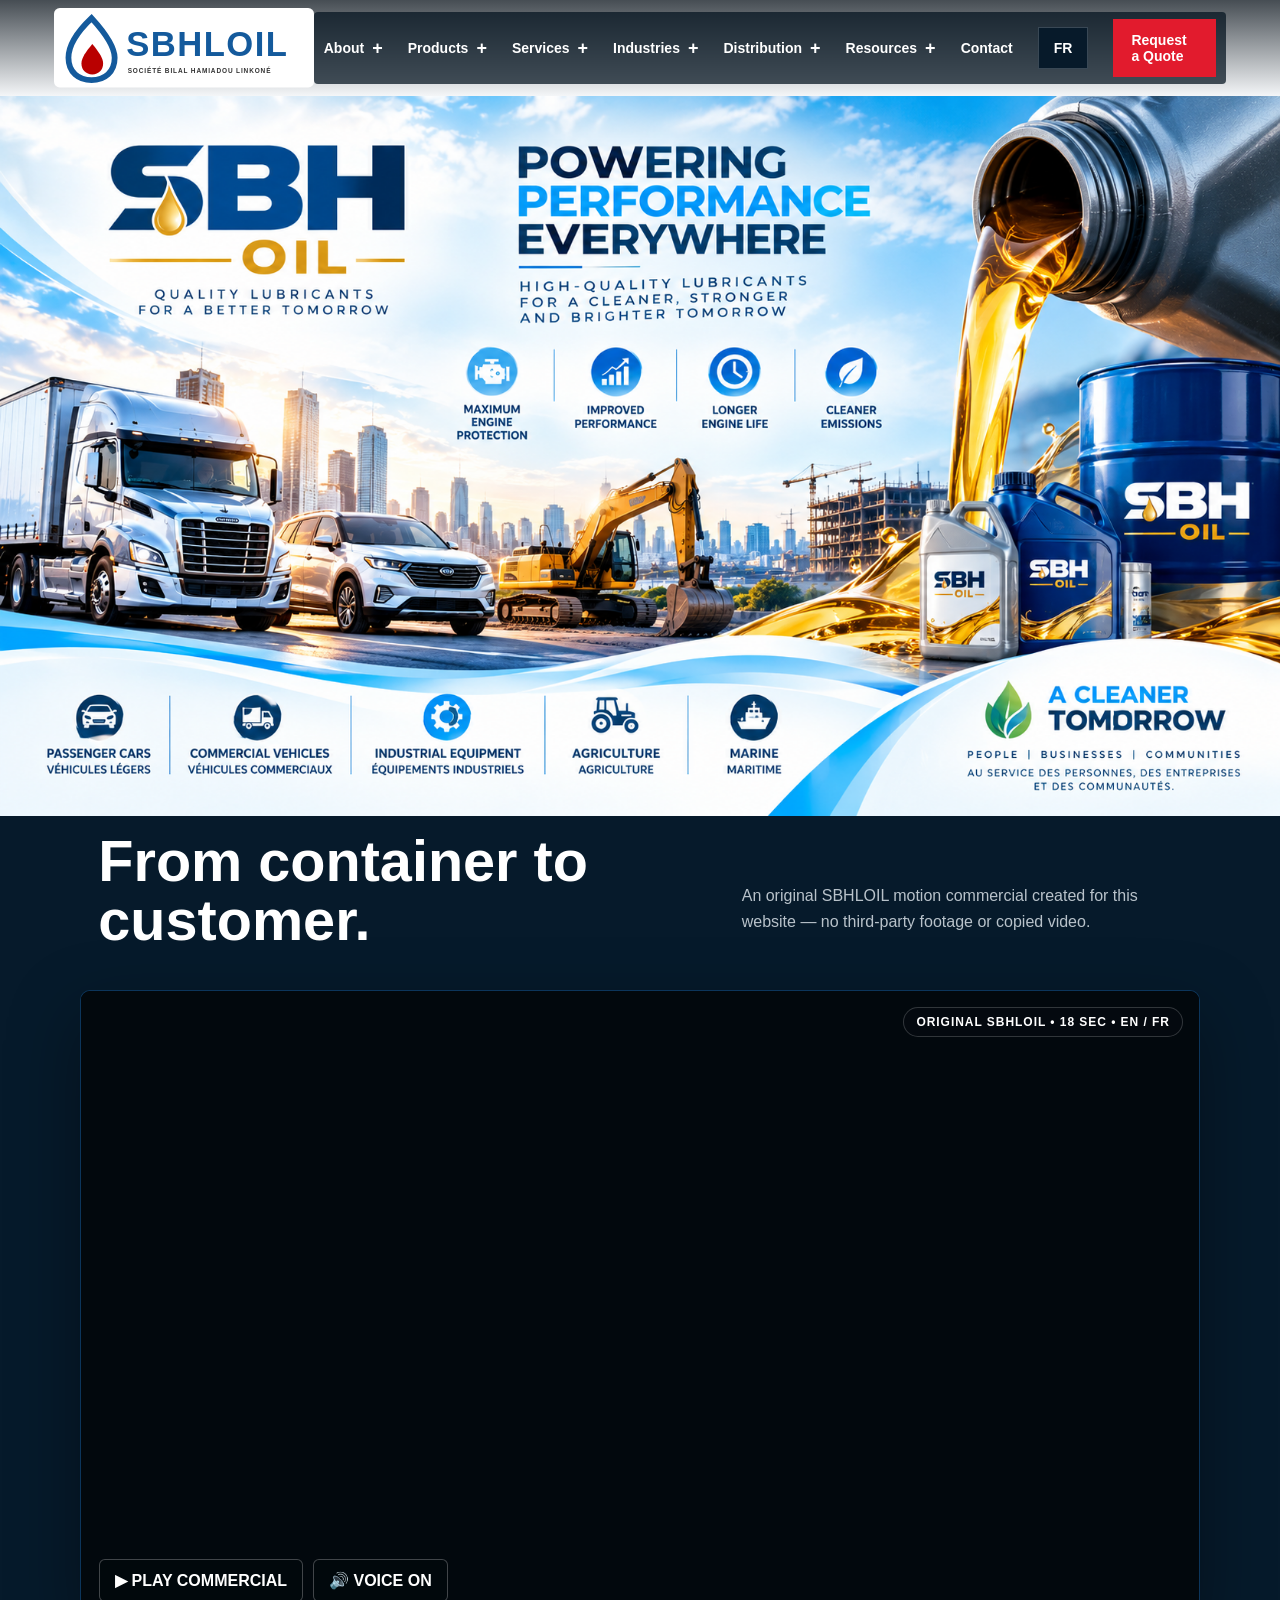
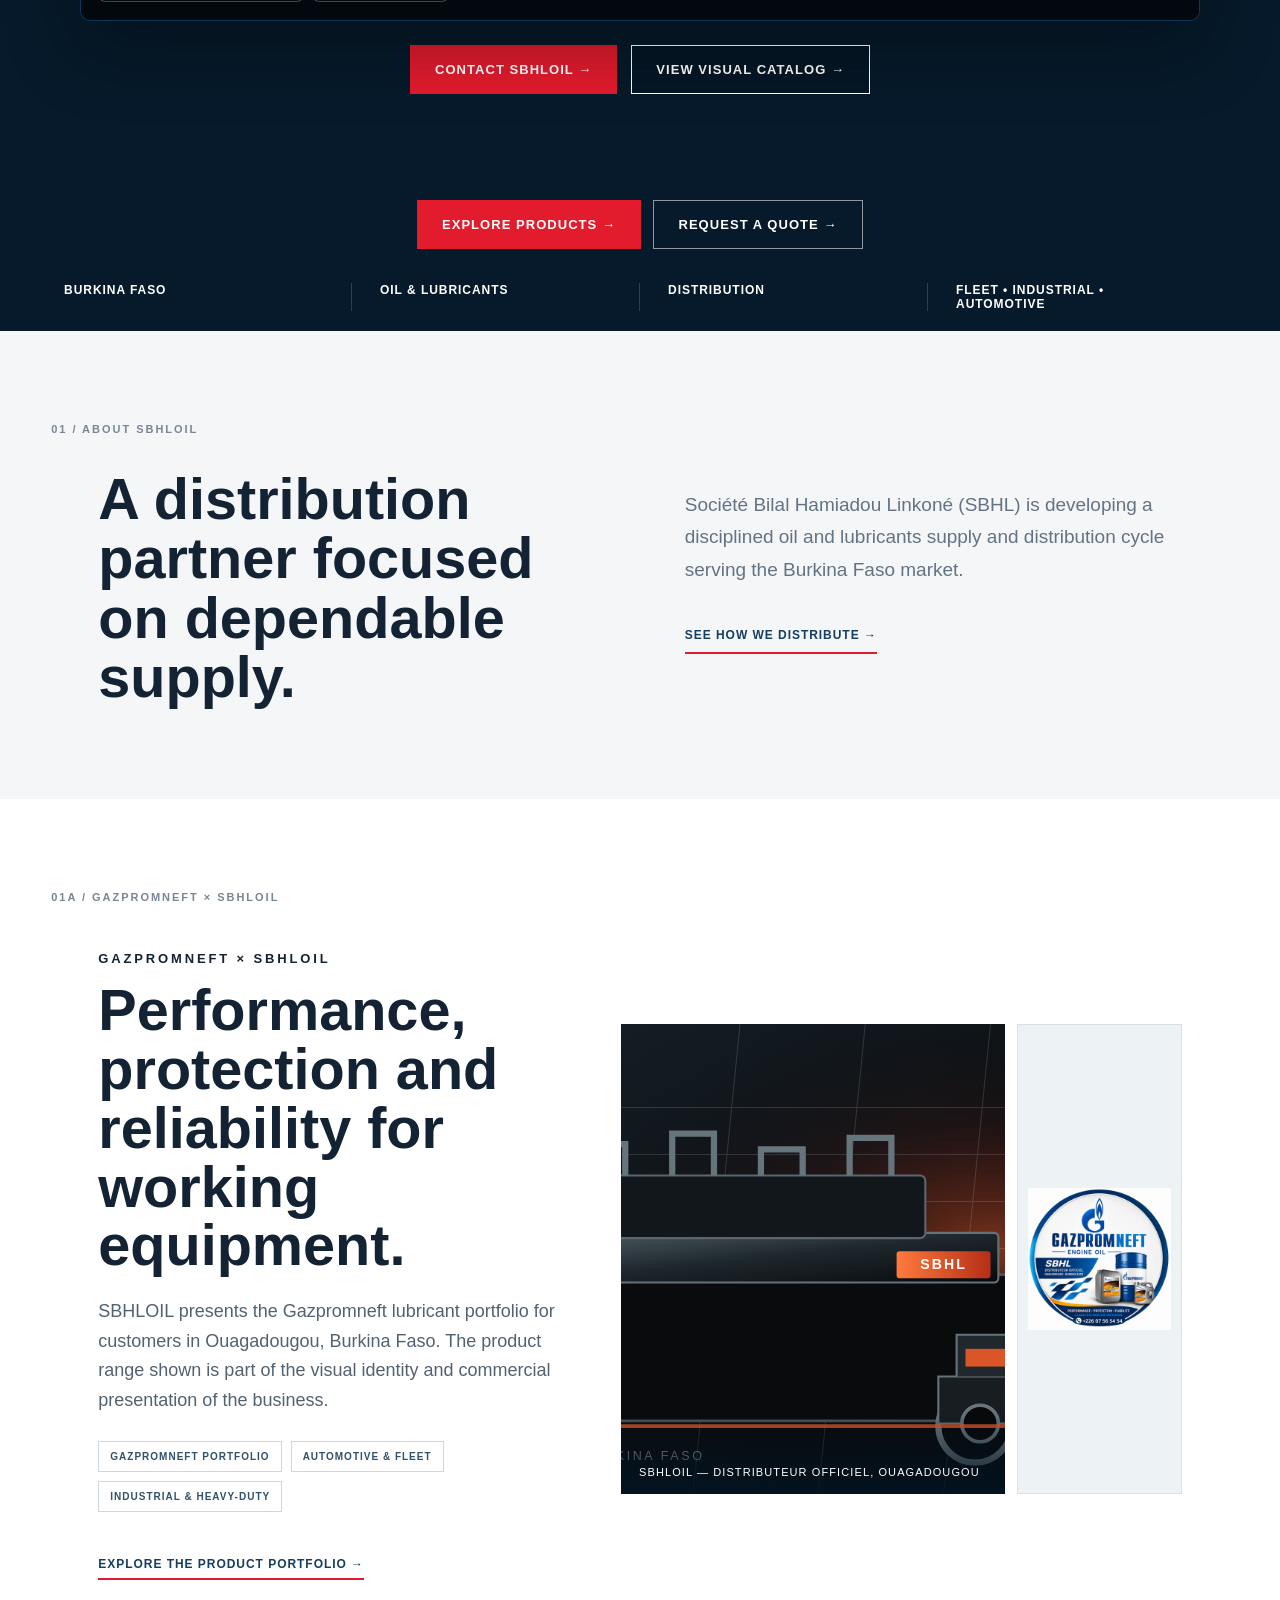
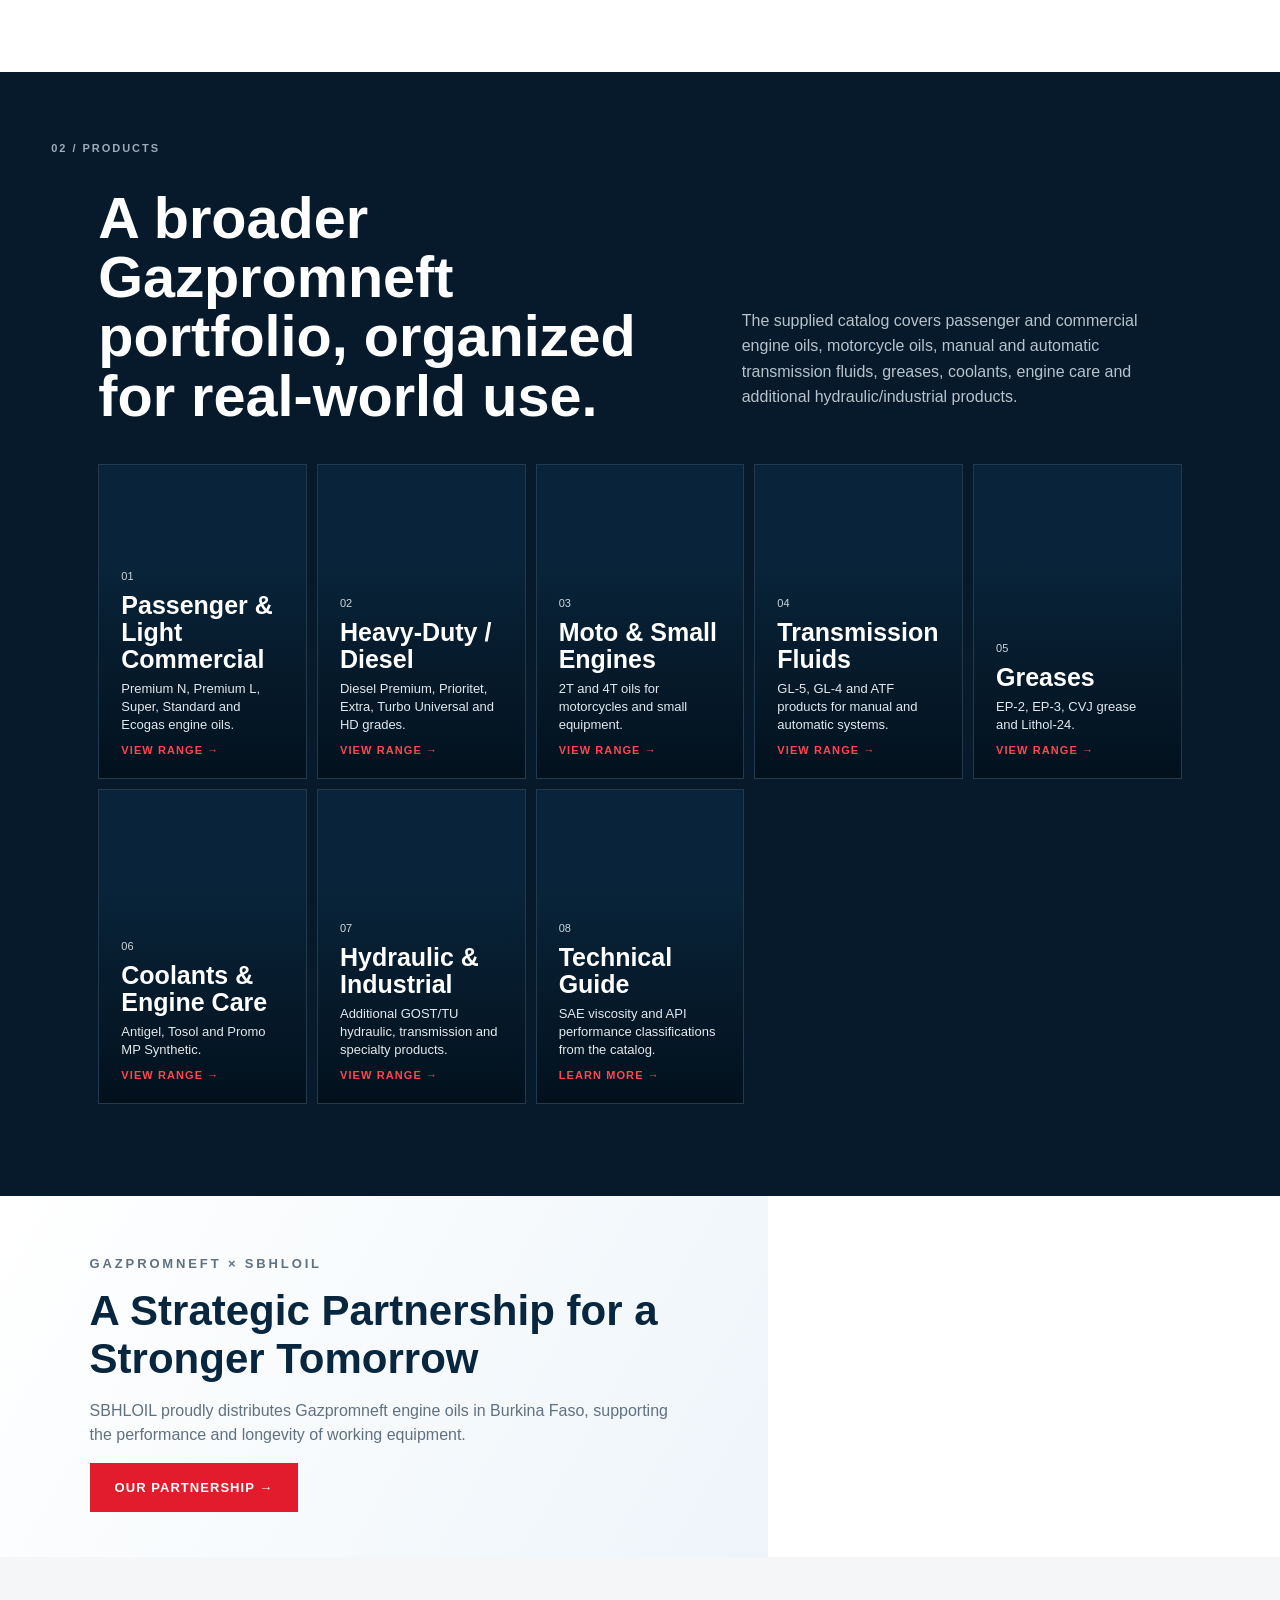
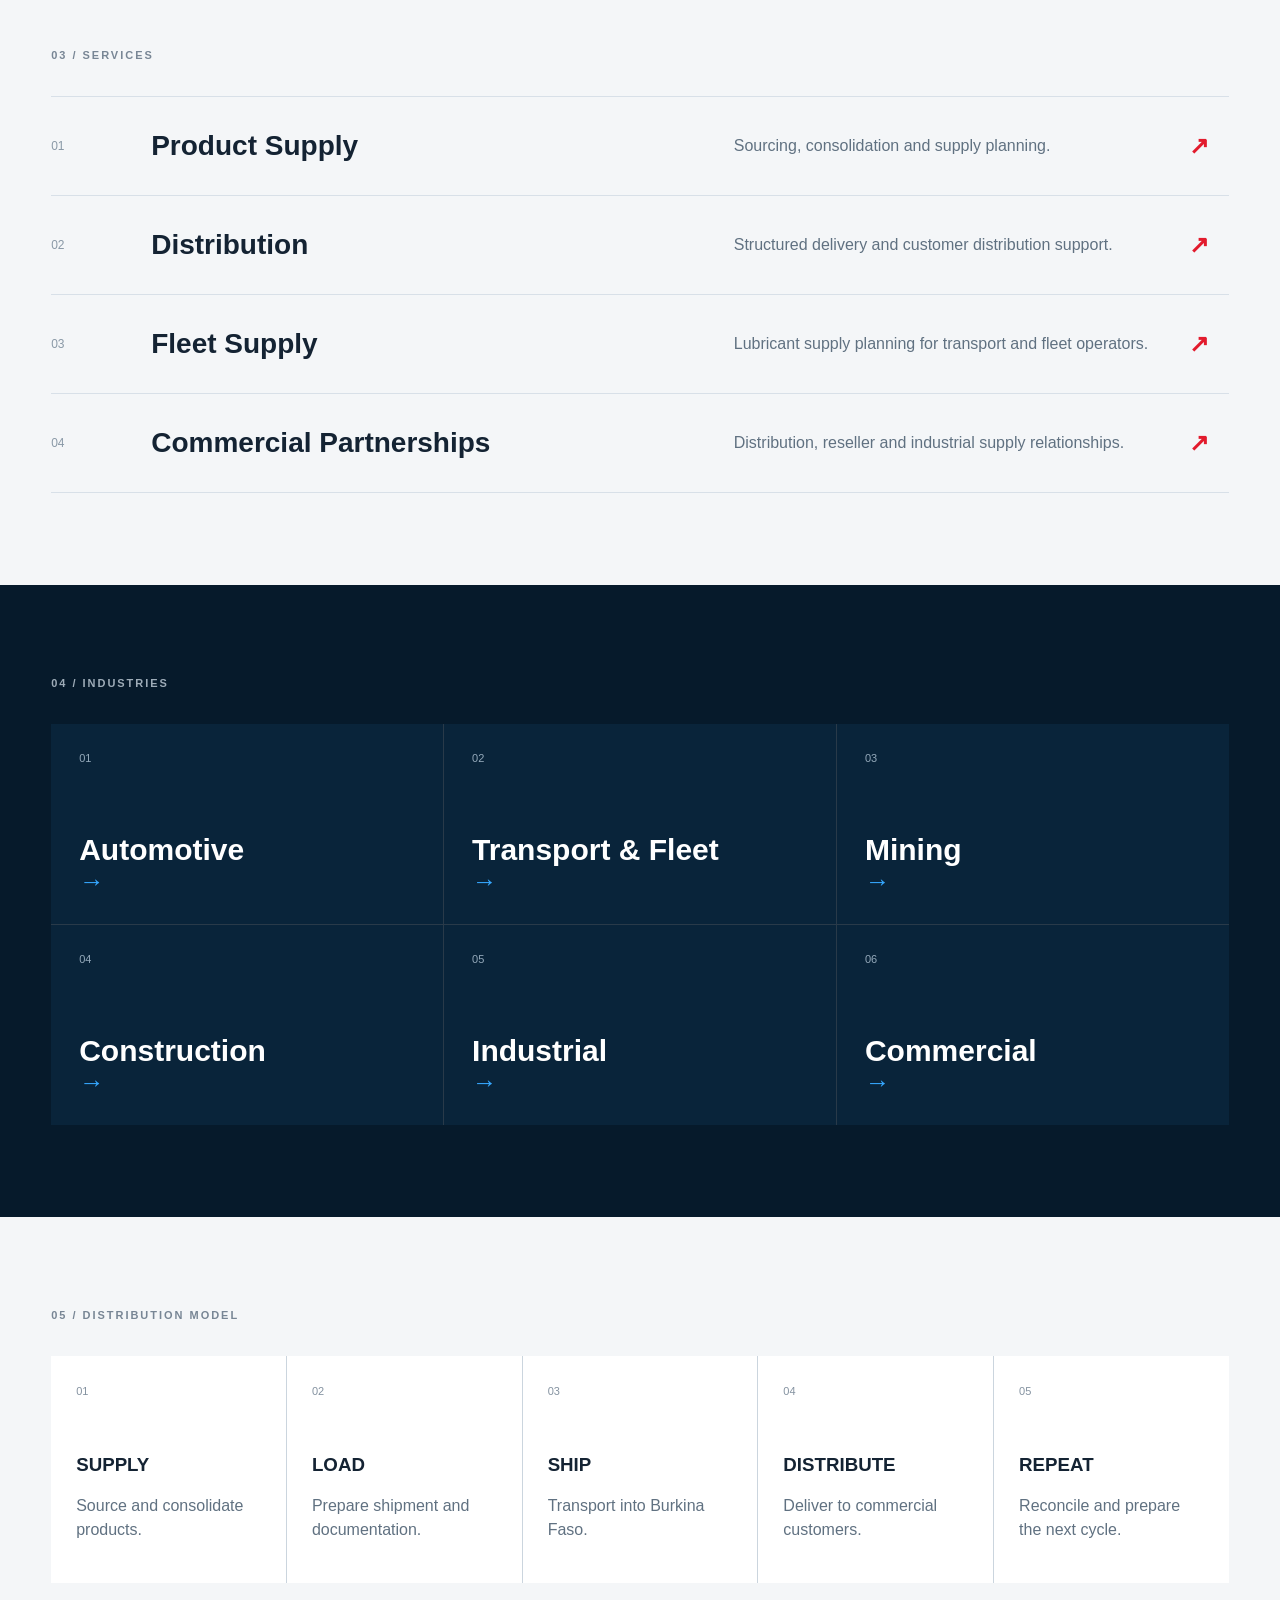
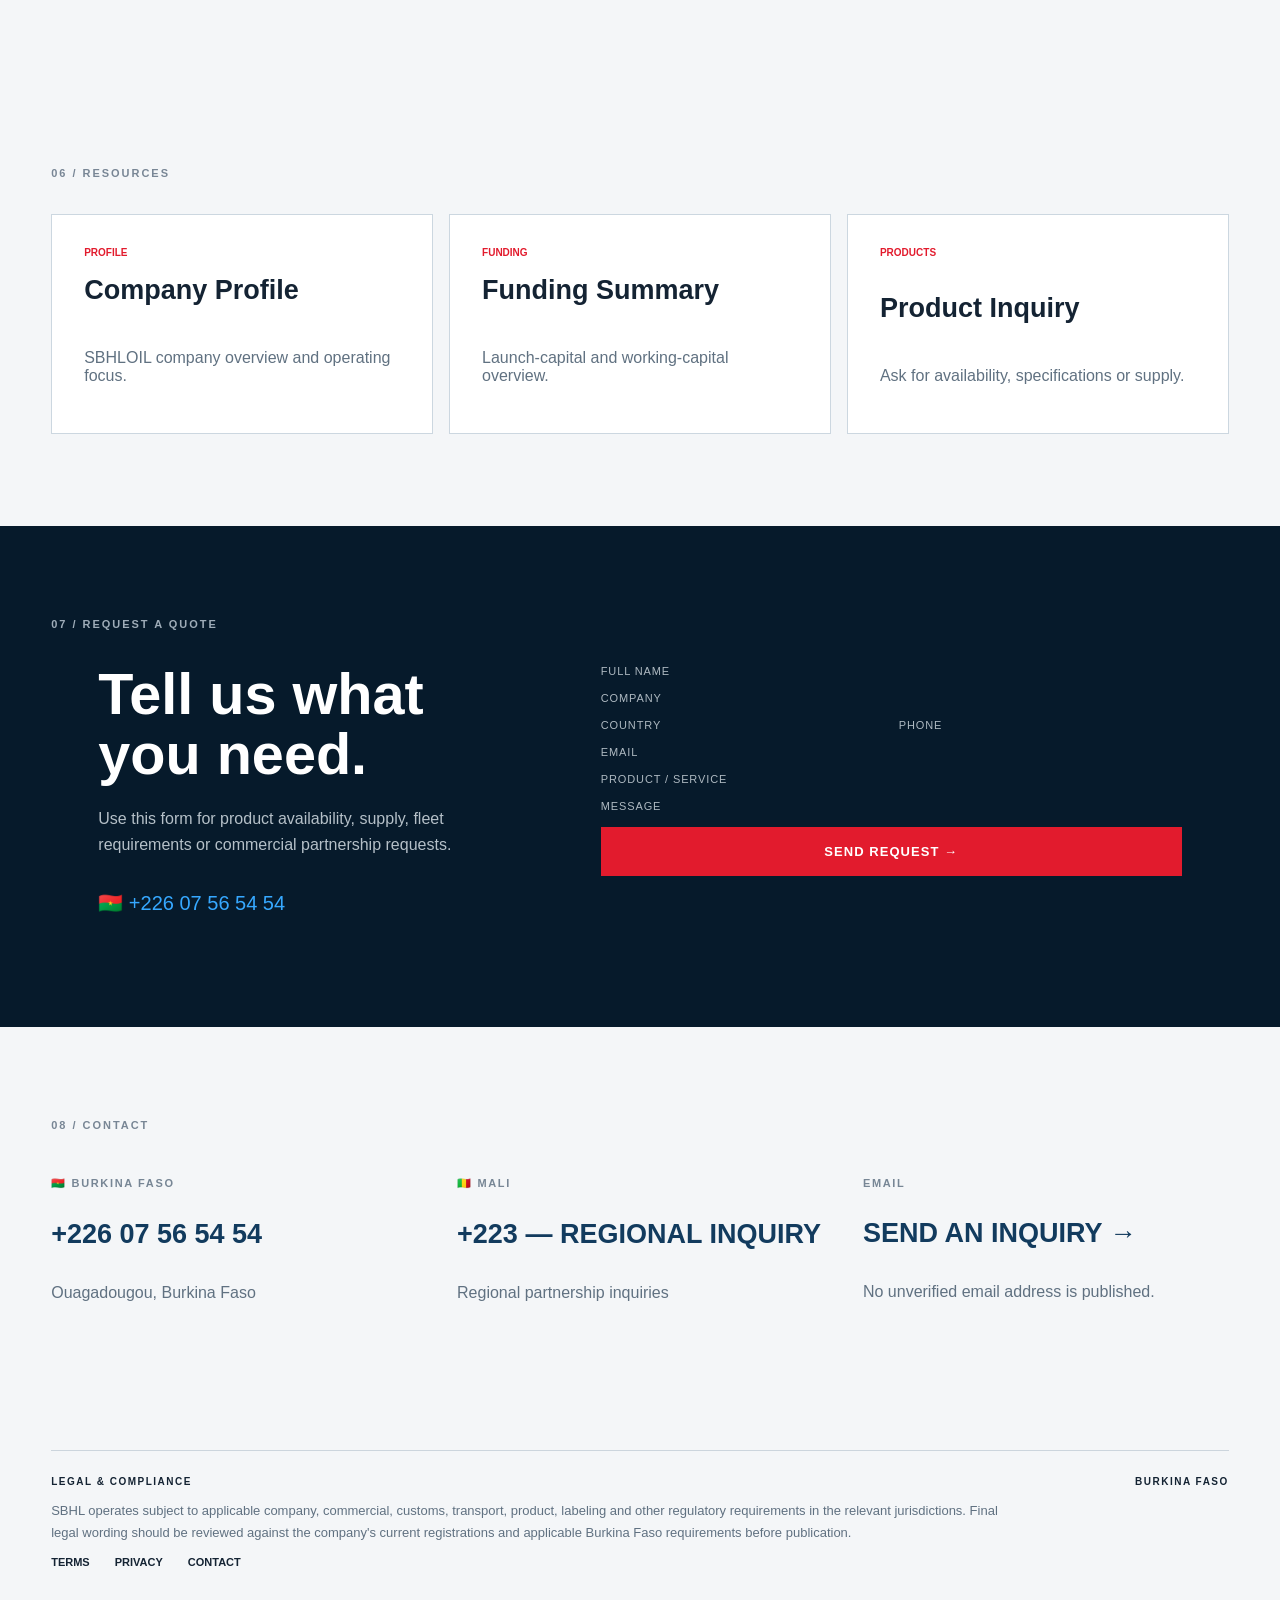
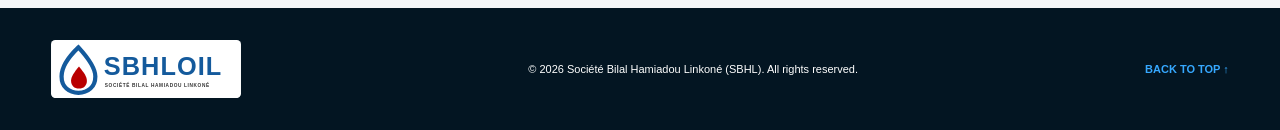
<file: index.html>
<!doctype html>
<html lang="en">
<head>
  <meta charset="utf-8">
  <meta name="viewport" content="width=device-width,initial-scale=1">
  <meta name="description" content="SBHLOIL — Société Bilal Hamiadou Linkoné. Oil and lubricants distribution serving Burkina Faso and regional markets.">
  <meta name="theme-color" content="#05080b">
  <title>SBHLOIL | Oil & Lubricants Distribution</title>
  <link rel="stylesheet" href="assets/style.css?v=20261003-1">
</head>
<body>
<header class="site-header" id="top">
  <a class="brand" href="#home" aria-label="SBHLOIL home"><svg class="sbhl-logo" viewBox="0 0 360 110" xmlns="http://www.w3.org/2000/svg" aria-label="SBHL logo" role="img">
<rect width="360" height="110" rx="8" fill="#fff"/>
<g transform="translate(12 10)">
<path d="M40 4C20 23 8 43 8 59c0 20 14 31 32 31s32-11 32-31c0-13-10-31-32-55z" fill="none" stroke="#145a9c" stroke-width="8"/>
<path d="M41 40c-9 11-15 19-15 27 0 9 6 15 15 15s15-6 15-15c0-7-5-15-15-27z" fill="#b90000"/>
<text x="88" y="57" font-family="Arial,Helvetica,sans-serif" font-size="48" font-weight="900" fill="#145a9c" letter-spacing="2">SBHLOIL</text>
<text x="90" y="80" font-family="Arial,Helvetica,sans-serif" font-size="9" font-weight="700" fill="#333" letter-spacing="1.2">SOCIÉTÉ BILAL HAMIADOU LINKONÉ</text>
</g></svg></a>
  <button class="menu-toggle" aria-label="Open menu" aria-expanded="false">☰</button>
  <nav class="nav" aria-label="Primary navigation">
  <div class="nav-group"><button class="nav-parent" type="button" aria-expanded="false"><span data-en="About" data-fr="À propos">About</span><span class="nav-plus">+</span></button><div class="subnav"><a href="#about" data-en="Company Overview" data-fr="Présentation de l'entreprise">Company Overview</a><a href="documents/company-profile.html" data-en="Company Profile" data-fr="Profil de l'entreprise">Company Profile</a><a href="#official-distributor" data-en="Brand Portfolio" data-fr="Portefeuille de marques">Brand Portfolio</a></div></div>
  <div class="nav-group"><button class="nav-parent" type="button" aria-expanded="false"><span data-en="Products" data-fr="Produits">Products</span><span class="nav-plus">+</span></button><div class="subnav"><a href="#products" data-en="Product Families" data-fr="Familles de produits">Product Families</a><a href="catalog/index.html" data-en="Visual Catalog" data-fr="Catalogue visuel">Visual Catalog</a><a href="products/index.html" data-en="Full Technical Catalog" data-fr="Catalogue technique complet">Full Technical Catalog</a></div></div>
  <div class="nav-group"><button class="nav-parent" type="button" aria-expanded="false"><span data-en="Services" data-fr="Services">Services</span><span class="nav-plus">+</span></button><div class="subnav"><a href="#services" data-en="Services Overview" data-fr="Aperçu des services">Services Overview</a><a href="services/index.html#product-supply" data-en="Product Supply" data-fr="Approvisionnement">Product Supply</a><a href="services/index.html#distribution" data-en="Distribution" data-fr="Distribution">Distribution</a><a href="services/index.html#fleet-supply" data-en="Fleet Supply" data-fr="Approvisionnement des flottes">Fleet Supply</a></div></div>
  <div class="nav-group"><button class="nav-parent" type="button" aria-expanded="false"><span data-en="Industries" data-fr="Secteurs">Industries</span><span class="nav-plus">+</span></button><div class="subnav"><a href="#industries" data-en="Industries Overview" data-fr="Aperçu des secteurs">Industries Overview</a><a href="industries/index.html#automotive" data-en="Automotive" data-fr="Automobile">Automotive</a><a href="industries/index.html#transport" data-en="Transport & Fleet" data-fr="Transport & Flottes">Transport & Fleet</a><a href="industries/index.html#mining" data-en="Mining" data-fr="Mines">Mining</a><a href="industries/index.html#construction" data-en="Construction" data-fr="Construction">Construction</a><a href="industries/index.html#industrial" data-en="Industrial" data-fr="Industriel">Industrial</a></div></div>
  <div class="nav-group"><button class="nav-parent" type="button" aria-expanded="false"><span data-en="Distribution" data-fr="Distribution">Distribution</span><span class="nav-plus">+</span></button><div class="subnav"><a href="#distribution" data-en="Distribution Overview" data-fr="Aperçu de la distribution">Distribution Overview</a><a href="distribution/index.html#supply" data-en="Supply" data-fr="Approvisionnement">Supply</a><a href="distribution/index.html#load" data-en="Loading & Documents" data-fr="Chargement & Documents">Loading & Documents</a><a href="distribution/index.html#ship" data-en="Shipping" data-fr="Expédition">Shipping</a><a href="distribution/index.html#deliver" data-en="Customer Delivery" data-fr="Livraison client">Customer Delivery</a></div></div>
  <div class="nav-group"><button class="nav-parent" type="button" aria-expanded="false"><span data-en="Resources" data-fr="Ressources">Resources</span><span class="nav-plus">+</span></button><div class="subnav"><a href="#resources" data-en="Resources Overview" data-fr="Aperçu des ressources">Resources Overview</a><a href="catalog/index.html" data-en="Visual Catalog" data-fr="Catalogue visuel">Visual Catalog</a><a href="products/index.html#technical" data-en="Technical Guide" data-fr="Guide technique">Technical Guide</a><a href="documents/funding-summary.html" data-en="Funding Summary" data-fr="Résumé du financement">Funding Summary</a></div></div>
  <div class="nav-group nav-single"><a class="nav-parent nav-parent-link" href="#contact" data-en="Contact" data-fr="Contact">Contact</a></div>
  <button class="lang" id="langToggle" type="button">FR</button>
  <a class="nav-cta" href="#quote" data-en="Request a Quote" data-fr="Demander un devis">Request a Quote</a>
</nav>
</header>

<main>
<section class="hero hero-reference" id="home">
  <div class="hero-media" aria-hidden="true">
    <img src="assets/file_000000006adc81f5acb569c10d0f013d.png" alt="" width="1536" height="716">
  </div>
</section>
<section class="commercial section dark" id="commercial">
  <div class="section-label">01B / <span data-en="SBHLOIL COMMERCIAL" data-fr="FILM COMMERCIAL SBHLOIL">SBHLOIL COMMERCIAL</span></div>
  <div class="section-head"><h2 data-en="From container to customer." data-fr="Du conteneur au client.">From container to customer.</h2><p data-en="An original SBHLOIL motion commercial created for this website — no third-party footage or copied video." data-fr="Un film animé original SBHLOIL créé pour ce site — sans images tierces ni vidéo copiée.">An original SBHLOIL motion commercial created for this website — no third-party footage or copied video.</p></div>
  <div class="commercial-player" aria-label="Original SBHLOIL animated commercial">
  <div class="commercial-screen">
    <canvas id="sbhCommercial" width="1280" height="720" aria-label="SBHLOIL animated commercial"></canvas>
    <div class="commercial-controls">
      <button type="button" id="commercialPlay" class="commercial-play">▶ <span data-en="PLAY COMMERCIAL" data-fr="LANCER LE FILM">PLAY COMMERCIAL</span></button>
      <button type="button" id="commercialMute" class="commercial-mute">🔊 <span data-en="VOICE ON" data-fr="VOIX ACTIVÉE">VOICE ON</span></button>
    </div>
  </div>
  <div class="commercial-badge">ORIGINAL SBHLOIL • 18 SEC • EN / FR</div>
</div>
  <div class="commercial-actions"><a class="btn btn-primary" href="#contact" data-en="CONTACT SBHLOIL →" data-fr="CONTACTER SBHLOIL →">CONTACT SBHLOIL →</a><a class="btn btn-ghost" href="catalog/index.html" data-en="VIEW VISUAL CATALOG →" data-fr="VOIR LE CATALOGUE VISUEL →">VIEW VISUAL CATALOG →</a></div>
</section>

<div class="hero-actions" aria-label="Primary actions">
  <a class="btn btn-primary" href="#products" data-en="EXPLORE PRODUCTS →" data-fr="EXPLORER LES PRODUITS →">EXPLORE PRODUCTS →</a>
  <a class="btn btn-ghost" href="#quote" data-en="REQUEST A QUOTE →" data-fr="DEMANDER UN DEVIS →">REQUEST A QUOTE →</a>
</div>

<section class="ticker"><div data-en="BURKINA FASO" data-fr="BURKINA FASO">BURKINA FASO</div><div data-en="OIL & LUBRICANTS" data-fr="HUILES & LUBRIFIANTS">OIL & LUBRICANTS</div><div data-en="DISTRIBUTION" data-fr="DISTRIBUTION">DISTRIBUTION</div><div data-en="FLEET • INDUSTRIAL • AUTOMOTIVE" data-fr="FLOTTE • INDUSTRIE • AUTOMOBILE">FLEET • INDUSTRIAL • AUTOMOTIVE</div></section>

<section class="intro section" id="about">
  <div class="section-label">01 / <span data-en="ABOUT SBHLOIL" data-fr="À PROPOS DE SBHLOIL">ABOUT SBHLOIL</span></div>
  <div class="split"><div><h2 data-en="A distribution partner focused on dependable supply." data-fr="Un partenaire de distribution axé sur un approvisionnement fiable.">A distribution partner focused on dependable supply.</h2></div>
  <div class="lead"><p data-en="Société Bilal Hamiadou Linkoné (SBHL) is developing a disciplined oil and lubricants supply and distribution cycle serving the Burkina Faso market." data-fr="Société Bilal Hamiadou Linkoné (SBHL) développe un cycle structuré d’approvisionnement et de distribution d’huiles et de lubrifiants destiné au marché burkinabè.">Société Bilal Hamiadou Linkoné (SBHL) is developing a disciplined oil and lubricants supply and distribution cycle serving the Burkina Faso market.</p><a class="text-link" href="distribution/index.html" data-en="SEE HOW WE DISTRIBUTE →" data-fr="VOIR NOTRE MODE DE DISTRIBUTION →">SEE HOW WE DISTRIBUTE →</a></div></div>
</section>

<section class="brand-showcase section" id="official-distributor">
  <div class="section-label">01A / <span data-en="GAZPROMNEFT × SBHLOIL" data-fr="GAZPROMNEFT × SBHLOIL">GAZPROMNEFT × SBHLOIL</span></div>
  <div class="showcase-grid">
    <div class="showcase-copy">
      <p class="eyebrow" data-en="GAZPROMNEFT × SBHLOIL" data-fr="GAZPROMNEFT × SBHLOIL">GAZPROMNEFT × SBHLOIL</p>
      <h2 data-en="Performance, protection and reliability for working equipment." data-fr="Performance, protection et fiabilité pour les équipements professionnels.">Performance, protection and reliability for working equipment.</h2>
      <p data-en="SBHLOIL presents the Gazpromneft lubricant portfolio for customers in Ouagadougou, Burkina Faso. The product range shown is part of the visual identity and commercial presentation of the business." data-fr="SBHL présente le portefeuille de lubrifiants Gazpromneft pour les clients à Ouagadougou, Burkina Faso. La gamme présentée fait partie de l'identité visuelle et de la présentation commerciale de l'entreprise.">SBHLOIL presents the Gazpromneft lubricant portfolio for customers in Ouagadougou, Burkina Faso. The product range shown is part of the visual identity and commercial presentation of the business.</p>
      <div class="showcase-points"><span data-en="Gazpromneft portfolio" data-fr="Portefeuille Gazpromneft">Gazpromneft portfolio</span><span data-en="Automotive & fleet" data-fr="Automobile & flotte">Automotive & fleet</span><span data-en="Industrial & heavy-duty" data-fr="Industriel & poids lourd">Industrial & heavy-duty</span></div>
      <a class="text-link" href="products/index.html" data-en="EXPLORE THE PRODUCT PORTFOLIO →" data-fr="EXPLORER LE CATALOGUE PRODUITS →">EXPLORE THE PRODUCT PORTFOLIO →</a>
    </div>
    <div class="showcase-gallery">
      <figure class="showcase-main"><img src="assets/sbhl-hero.svg" alt="SBHLOIL Gazpromneft distributor presentation"><figcaption>SBHLOIL — Distributeur officiel, Ouagadougou</figcaption></figure>
      <figure class="showcase-brand"><img src="Gazpromneft_SBHL_Distributor_Logo.jpg" alt="SBHLOIL and Gazpromneft distributor identity"></figure>
    </div>
  </div>
</section>

<section class="products section dark" id="products">
  <div class="section-label">02 / <span data-en="PRODUCTS" data-fr="PRODUITS">PRODUCTS</span></div>
  <div class="section-head"><h2 data-en="A broader Gazpromneft portfolio, organized for real-world use." data-fr="Une gamme Gazpromneft plus large, organisée pour les besoins réels.">A broader Gazpromneft portfolio, organized for real-world use.</h2><p data-en="The supplied catalog covers passenger and commercial engine oils, motorcycle oils, manual and automatic transmission fluids, greases, coolants, engine care and additional hydraulic/industrial products." data-fr="Le catalogue fourni couvre les huiles moteur pour véhicules particuliers et commerciaux, les huiles moto, les fluides de transmission manuelle et automatique, les graisses, les liquides de refroidissement, l’entretien moteur et des produits hydrauliques/industriels supplémentaires.">The supplied catalog covers passenger and commercial engine oils, motorcycle oils, manual and automatic transmission fluids, greases, coolants, engine care and additional hydraulic/industrial products.</p></div>
  <div class="card-grid">
    <a class="feature-card" href="products/index.html#light"><span class="card-num">01</span><h3 data-en="Passenger & Light Commercial" data-fr="Véhicules particuliers & utilitaires">Passenger & Light Commercial</h3><p data-en="Premium N, Premium L, Super, Standard and Ecogas engine oils." data-fr="Huiles moteur Premium N, Premium L, Super, Standard et Ecogas.">Premium N, Premium L, Super, Standard and Ecogas engine oils.</p><span data-en="VIEW RANGE →" data-fr="VOIR LA GAMME →">VIEW RANGE →</span></a>
    <a class="feature-card" href="products/index.html#heavy"><span class="card-num">02</span><h3 data-en="Heavy-Duty / Diesel" data-fr="Poids lourd / Diesel">Heavy-Duty / Diesel</h3><p data-en="Diesel Premium, Prioritet, Extra, Turbo Universal and HD grades." data-fr="Diesel Premium, Prioritet, Extra, Turbo Universal et grades HD.">Diesel Premium, Prioritet, Extra, Turbo Universal and HD grades.</p><span data-en="VIEW RANGE →" data-fr="VOIR LA GAMME →">VIEW RANGE →</span></a>
    <a class="feature-card" href="products/index.html#moto"><span class="card-num">03</span><h3 data-en="Moto & Small Engines" data-fr="Moto & petits moteurs">Moto & Small Engines</h3><p data-en="2T and 4T oils for motorcycles and small equipment." data-fr="Huiles 2T et 4T pour motos et petits équipements.">2T and 4T oils for motorcycles and small equipment.</p><span data-en="VIEW RANGE →" data-fr="VOIR LA GAMME →">VIEW RANGE →</span></a>
    <a class="feature-card" href="products/index.html#transmission"><span class="card-num">04</span><h3 data-en="Transmission Fluids" data-fr="Fluides de transmission">Transmission Fluids</h3><p data-en="GL-5, GL-4 and ATF products for manual and automatic systems." data-fr="Produits GL-5, GL-4 et ATF pour systèmes manuels et automatiques.">GL-5, GL-4 and ATF products for manual and automatic systems.</p><span data-en="VIEW RANGE →" data-fr="VOIR LA GAMME →">VIEW RANGE →</span></a>
    <a class="feature-card" href="products/index.html#greases"><span class="card-num">05</span><h3 data-en="Greases" data-fr="Graisses">Greases</h3><p data-en="EP-2, EP-3, CVJ grease and Lithol-24." data-fr="EP-2, EP-3, graisse CVJ et Lithol-24.">EP-2, EP-3, CVJ grease and Lithol-24.</p><span data-en="VIEW RANGE →" data-fr="VOIR LA GAMME →">VIEW RANGE →</span></a>
    <a class="feature-card" href="products/index.html#fluids"><span class="card-num">06</span><h3 data-en="Coolants & Engine Care" data-fr="Refroidissement & entretien moteur">Coolants & Engine Care</h3><p data-en="Antigel, Tosol and Promo MP Synthetic." data-fr="Antigel, Tosol et Promo MP Synthetic.">Antigel, Tosol and Promo MP Synthetic.</p><span data-en="VIEW RANGE →" data-fr="VOIR LA GAMME →">VIEW RANGE →</span></a>
    <a class="feature-card" href="products/index.html#industrial"><span class="card-num">07</span><h3 data-en="Hydraulic & Industrial" data-fr="Hydraulique & industriel">Hydraulic & Industrial</h3><p data-en="Additional GOST/TU hydraulic, transmission and specialty products." data-fr="Produits hydrauliques, de transmission et spéciaux GOST/TU supplémentaires.">Additional GOST/TU hydraulic, transmission and specialty products.</p><span data-en="VIEW RANGE →" data-fr="VOIR LA GAMME →">VIEW RANGE →</span></a>
    <a class="feature-card" href="products/index.html#technical"><span class="card-num">08</span><h3 data-en="Technical Guide" data-fr="Guide technique">Technical Guide</h3><p data-en="SAE viscosity and API performance classifications from the catalog." data-fr="Classifications de viscosité SAE et de performance API du catalogue.">SAE viscosity and API performance classifications from the catalog.</p><span data-en="LEARN MORE →" data-fr="EN SAVOIR PLUS →">LEARN MORE →</span></a>
  </div>
</section>

<section class="strategic-band"><div class="brand-panel"><p class="eyebrow" data-en="GAZPROMNEFT × SBHLOIL" data-fr="GAZPROMNEFT × SBHLOIL">GAZPROMNEFT × SBHLOIL</p><h2 data-en="A Strategic Partnership for a Stronger Tomorrow" data-fr="Un partenariat stratégique pour un avenir plus solide">A Strategic Partnership for a Stronger Tomorrow</h2><p data-en="SBHLOIL proudly distributes Gazpromneft engine oils in Burkina Faso, supporting the performance and longevity of working equipment." data-fr="SBHLOIL distribue les huiles moteur Gazpromneft au Burkina Faso afin de soutenir la performance et la longévité des équipements professionnels.">SBHLOIL proudly distributes Gazpromneft engine oils in Burkina Faso, supporting the performance and longevity of working equipment.</p><a class="btn btn-primary" href="#distribution" data-en="OUR PARTNERSHIP →" data-fr="NOTRE PARTENARIAT →">OUR PARTNERSHIP →</a></div><div class="image-panel" aria-label="Gazpromneft and SBHLOIL industrial partnership imagery"></div></section>

<section class="services section" id="services">
  <div class="section-label">03 / <span data-en="SERVICES" data-fr="SERVICES">SERVICES</span></div>
  <div class="service-list">
    <a href="services/index.html#product-supply" class="service-row"><span>01</span><h3 data-en="Product Supply" data-fr="Approvisionnement en produits">Product Supply</h3><p data-en="Sourcing, consolidation and supply planning." data-fr="Sourcing, consolidation et planification de l’approvisionnement.">Sourcing, consolidation and supply planning.</p><b>↗</b></a>
    <a href="services/index.html#distribution" class="service-row"><span>02</span><h3 data-en="Distribution" data-fr="Distribution">Distribution</h3><p data-en="Structured delivery and customer distribution support." data-fr="Livraison structurée et accompagnement de la distribution client.">Structured delivery and customer distribution support.</p><b>↗</b></a>
    <a href="services/index.html#fleet-supply" class="service-row"><span>03</span><h3 data-en="Fleet Supply" data-fr="Approvisionnement des flottes">Fleet Supply</h3><p data-en="Lubricant supply planning for transport and fleet operators." data-fr="Planification des lubrifiants pour les opérateurs de transport et de flotte.">Lubricant supply planning for transport and fleet operators.</p><b>↗</b></a>
    <a href="services/index.html#partnerships" class="service-row"><span>04</span><h3 data-en="Commercial Partnerships" data-fr="Partenariats commerciaux">Commercial Partnerships</h3><p data-en="Distribution, reseller and industrial supply relationships." data-fr="Relations de distribution, de revente et d’approvisionnement industriel.">Distribution, reseller and industrial supply relationships.</p><b>↗</b></a>
  </div>
</section>

<section class="industries section dark" id="industries">
  <div class="section-label">04 / <span data-en="INDUSTRIES" data-fr="SECTEURS">INDUSTRIES</span></div>
  <div class="industry-grid">
    <a href="industries/index.html#automotive" class="industry"><span>01</span><strong data-en="Automotive" data-fr="Automobile">Automotive</strong><em>→</em></a><a href="industries/index.html#transport" class="industry"><span>02</span><strong data-en="Transport & Fleet" data-fr="Transport & Flotte">Transport & Fleet</strong><em>→</em></a><a href="industries/index.html#mining" class="industry"><span>03</span><strong data-en="Mining" data-fr="Mines">Mining</strong><em>→</em></a><a href="industries/index.html#construction" class="industry"><span>04</span><strong data-en="Construction" data-fr="Construction">Construction</strong><em>→</em></a><a href="industries/index.html#industrial" class="industry"><span>05</span><strong data-en="Industrial" data-fr="Industriel">Industrial</strong><em>→</em></a><a href="industries/index.html#commercial" class="industry"><span>06</span><strong data-en="Commercial" data-fr="Commercial">Commercial</strong><em>→</em></a>
  </div>
</section>

<section class="distribution section" id="distribution">
  <div class="section-label">05 / <span data-en="DISTRIBUTION MODEL" data-fr="MODÈLE DE DISTRIBUTION">DISTRIBUTION MODEL</span></div>
  <div class="flow"><div><span>01</span><h3 data-en="SUPPLY" data-fr="APPROVISIONNER">SUPPLY</h3><p data-en="Source and consolidate products." data-fr="Sourcer et consolider les produits.">Source and consolidate products.</p></div><div><span>02</span><h3 data-en="LOAD" data-fr="CHARGER">LOAD</h3><p data-en="Prepare shipment and documentation." data-fr="Préparer l’expédition et la documentation.">Prepare shipment and documentation.</p></div><div><span>03</span><h3 data-en="SHIP" data-fr="EXPÉDIER">SHIP</h3><p data-en="Transport into Burkina Faso." data-fr="Transporter vers le Burkina Faso.">Transport into Burkina Faso.</p></div><div><span>04</span><h3 data-en="DISTRIBUTE" data-fr="DISTRIBUER">DISTRIBUTE</h3><p data-en="Deliver to commercial customers." data-fr="Livrer aux clients commerciaux.">Deliver to commercial customers.</p></div><div><span>05</span><h3 data-en="REPEAT" data-fr="RÉPÉTER">REPEAT</h3><p data-en="Reconcile and prepare the next cycle." data-fr="Rapprocher les opérations et préparer le cycle suivant.">Reconcile and prepare the next cycle.</p></div></div>
</section>

<section class="resources section" id="resources">
  <div class="section-label">06 / <span data-en="RESOURCES" data-fr="RESSOURCES">RESOURCES</span></div>
  <div class="resource-grid">
    <a class="resource" href="documents/company-profile.html"><span>PROFILE</span><h3 data-en="Company Profile" data-fr="Profil de l’entreprise">Company Profile</h3><p data-en="SBHLOIL company overview and operating focus." data-fr="Présentation de SBHLOIL et de son orientation opérationnelle.">SBHLOIL company overview and operating focus.</p></a>
    <a class="resource" href="documents/funding-summary.html"><span>FUNDING</span><h3 data-en="Funding Summary" data-fr="Résumé du financement">Funding Summary</h3><p data-en="Launch-capital and working-capital overview." data-fr="Vue d’ensemble du capital de lancement et du fonds de roulement.">Launch-capital and working-capital overview.</p></a>
    <a class="resource" href="products/index.html#engine-oils"><span>PRODUCTS</span><h3 data-en="Product Inquiry" data-fr="Demande produit">Product Inquiry</h3><p data-en="Ask for availability, specifications or supply." data-fr="Demandez la disponibilité, les spécifications ou l’approvisionnement.">Ask for availability, specifications or supply.</p></a>
  </div>
</section>

<section class="quote section dark" id="quote">
  <div class="section-label">07 / <span data-en="REQUEST A QUOTE" data-fr="DEMANDER UN DEVIS">REQUEST A QUOTE</span></div>
  <div class="form-layout">
    <div><h2 data-en="Tell us what you need." data-fr="Dites-nous ce dont vous avez besoin.">Tell us what you need.</h2><p data-en="Use this form for product availability, supply, fleet requirements or commercial partnership requests." data-fr="Utilisez ce formulaire pour la disponibilité des produits, l’approvisionnement, les besoins de flotte ou les demandes de partenariat commercial.">Use this form for product availability, supply, fleet requirements or commercial partnership requests.</p><a class="phone" href="tel:+22607565454">🇧🇫 +226 07 56 54 54</a></div>
    <form id="quoteForm" class="contact-form">
      <label data-en="Full name" data-fr="Nom complet">Full name<input required name="name" autocomplete="name"></label><label data-en="Company" data-fr="Entreprise">Company<input name="company" autocomplete="organization"></label>
      <div class="two"><label data-en="Country" data-fr="Pays">Country<select name="country"><option value="+226" data-en="🇧🇫 Burkina Faso (+226)" data-fr="🇧🇫 Burkina Faso (+226)">🇧🇫 Burkina Faso (+226)</option><option value="+223" data-en="🇲🇱 Mali (+223)" data-fr="🇲🇱 Mali (+223)">🇲🇱 Mali (+223)</option><option value="+225" data-en="🇨🇮 Côte d’Ivoire (+225)" data-fr="🇨🇮 Côte d’Ivoire (+225)">🇨🇮 Côte d’Ivoire (+225)</option><option value="+221" data-en="🇸🇳 Senegal (+221)" data-fr="🇸🇳 Sénégal (+221)">🇸🇳 Senegal (+221)</option><option value="+234" data-en="🇳🇬 Nigeria (+234)" data-fr="🇳🇬 Nigéria (+234)">🇳🇬 Nigeria (+234)</option><option value="+233" data-en="🇬🇭 Ghana (+233)" data-fr="🇬🇭 Ghana (+233)">🇬🇭 Ghana (+233)</option><option value="+33" data-en="🇫🇷 France (+33)" data-fr="🇫🇷 France (+33)">🇫🇷 France (+33)</option><option value="+1" data-en="🇺🇸 United States (+1)" data-fr="🇺🇸 États-Unis (+1)">🇺🇸 United States (+1)</option><option value="+44" data-en="🇬🇧 United Kingdom (+44)" data-fr="🇬🇧 Royaume-Uni (+44)">🇬🇧 United Kingdom (+44)</option></select></label><label data-en="Phone" data-fr="Téléphone">Phone<input required name="phone" type="tel" autocomplete="tel"></label></div>
      <label data-en="Email" data-fr="E-mail">Email<input required name="email" type="email" autocomplete="email"></label>
      <label data-en="Product / service" data-fr="Produit / service">Product / service<select name="topic" id="topic"><option data-en="Engine Oils" data-fr="Huiles moteur">Engine Oils</option><option data-en="Heavy-Duty Lubricants" data-fr="Lubrifiants poids lourd">Heavy-Duty Lubricants</option><option data-en="Industrial Lubricants" data-fr="Lubrifiants industriels">Industrial Lubricants</option><option data-en="Mining / Construction" data-fr="Mines / Construction">Mining / Construction</option><option data-en="Fleet Supply" data-fr="Approvisionnement des flottes">Fleet Supply</option><option data-en="Commercial Partnership" data-fr="Partenariat commercial">Commercial Partnership</option><option data-en="Other" data-fr="Autre">Other</option></select></label>
      <label data-en="Message" data-fr="Message">Message<textarea required name="message" rows="5"></textarea></label><button class="btn btn-primary" type="submit" data-en="SEND REQUEST →" data-fr="ENVOYER LA DEMANDE →">SEND REQUEST →</button><p class="form-status" id="quoteStatus" role="status"></p>
    </form>
  </div>
</section>

<section class="contact section" id="contact">
  <div class="section-label">08 / <span data-en="CONTACT" data-fr="CONTACT">CONTACT</span></div>
  <div class="contact-grid">
    <div><p class="country">🇧🇫 BURKINA FASO</p><a class="big-phone" href="tel:+22607565454">+226 07 56 54 54</a><p data-en="Ouagadougou, Burkina Faso" data-fr="Ouagadougou, Burkina Faso">Ouagadougou, Burkina Faso</p></div>
    <div><p class="country">🇲🇱 MALI</p><a class="big-phone" href="#quote">+223 — REGIONAL INQUIRY</a><p data-en="Regional partnership inquiries" data-fr="Demandes de partenariat régional">Regional partnership inquiries</p></div>
    <div><p class="country">EMAIL</p><a class="big-phone" href="#quote">SEND AN INQUIRY →</a><p data-en="No unverified email address is published." data-fr="Aucune adresse e-mail non vérifiée n’est publiée.">No unverified email address is published.</p></div>
  </div>
</section>

<section class="legal section"><div class="legal-box"><div><span data-en="LEGAL & COMPLIANCE" data-fr="JURIDIQUE & CONFORMITÉ">LEGAL & COMPLIANCE</span><span>BURKINA FASO</span></div><p data-en="SBHL operates subject to applicable company, commercial, customs, transport, product, labeling and other regulatory requirements in the relevant jurisdictions. Final legal wording should be reviewed against the company's current registrations and applicable Burkina Faso requirements before publication." data-fr="SBHL exerce ses activités sous réserve des exigences applicables en matière de droit des sociétés, commerce, douanes, transport, produits, étiquetage et autres obligations réglementaires dans les juridictions concernées. Le texte juridique définitif doit être vérifié au regard des immatriculations actuelles de l’entreprise et des exigences applicables au Burkina Faso avant publication.">SBHL operates subject to applicable company, commercial, customs, transport, product, labeling and other regulatory requirements in the relevant jurisdictions. Final legal wording should be reviewed against the company's current registrations and applicable Burkina Faso requirements before publication.</p><div class="legal-links"><a href="legal/terms.html" data-en="Terms" data-fr="Conditions">Terms</a><a href="legal/privacy.html" data-en="Privacy" data-fr="Confidentialité">Privacy</a><a href="#quote" data-en="Contact" data-fr="Contact">Contact</a></div></div></section>
</main>
<footer><div class="footer-logo"><svg class="sbhl-logo" viewBox="0 0 360 110" xmlns="http://www.w3.org/2000/svg" aria-label="SBHL logo" role="img">
<rect width="360" height="110" rx="8" fill="#fff"/>
<g transform="translate(12 10)">
<path d="M40 4C20 23 8 43 8 59c0 20 14 31 32 31s32-11 32-31c0-13-10-31-32-55z" fill="none" stroke="#145a9c" stroke-width="8"/>
<path d="M41 40c-9 11-15 19-15 27 0 9 6 15 15 15s15-6 15-15c0-7-5-15-15-27z" fill="#b90000"/>
<text x="88" y="57" font-family="Arial,Helvetica,sans-serif" font-size="48" font-weight="900" fill="#145a9c" letter-spacing="2">SBHLOIL</text>
<text x="90" y="80" font-family="Arial,Helvetica,sans-serif" font-size="9" font-weight="700" fill="#333" letter-spacing="1.2">SOCIÉTÉ BILAL HAMIADOU LINKONÉ</text>
</g></svg></div><p data-en="© 2026 Société Bilal Hamiadou Linkoné (SBHL). All rights reserved." data-fr="© 2026 Société Bilal Hamiadou Linkoné (SBHL). Tous droits réservés.">© 2026 Société Bilal Hamiadou Linkoné (SBHL). All rights reserved.</p><a href="#top" data-en="BACK TO TOP ↑" data-fr="RETOUR EN HAUT ↑">BACK TO TOP ↑</a></footer>
<script src="assets/app.js?v=20261002-2"></script>
<script>
document.querySelectorAll('.nav-parent:not(.nav-parent-link)').forEach(btn=>{
 btn.addEventListener('click',()=>{
  const group=btn.closest('.nav-group'), open=group.classList.contains('open');
  document.querySelectorAll('.nav-group.open').forEach(g=>{g.classList.remove('open');g.querySelector('.nav-parent')?.setAttribute('aria-expanded','false')});
  if(!open){group.classList.add('open');btn.setAttribute('aria-expanded','true')}
 });
});
document.addEventListener('click',e=>{if(!e.target.closest('.nav-group')) document.querySelectorAll('.nav-group.open').forEach(g=>{g.classList.remove('open');g.querySelector('.nav-parent')?.setAttribute('aria-expanded','false')})});
document.querySelectorAll('.subnav a').forEach(a=>a.addEventListener('click',()=>a.closest('.nav-group')?.classList.remove('open')));
</script>
</body>
</html>
</file>
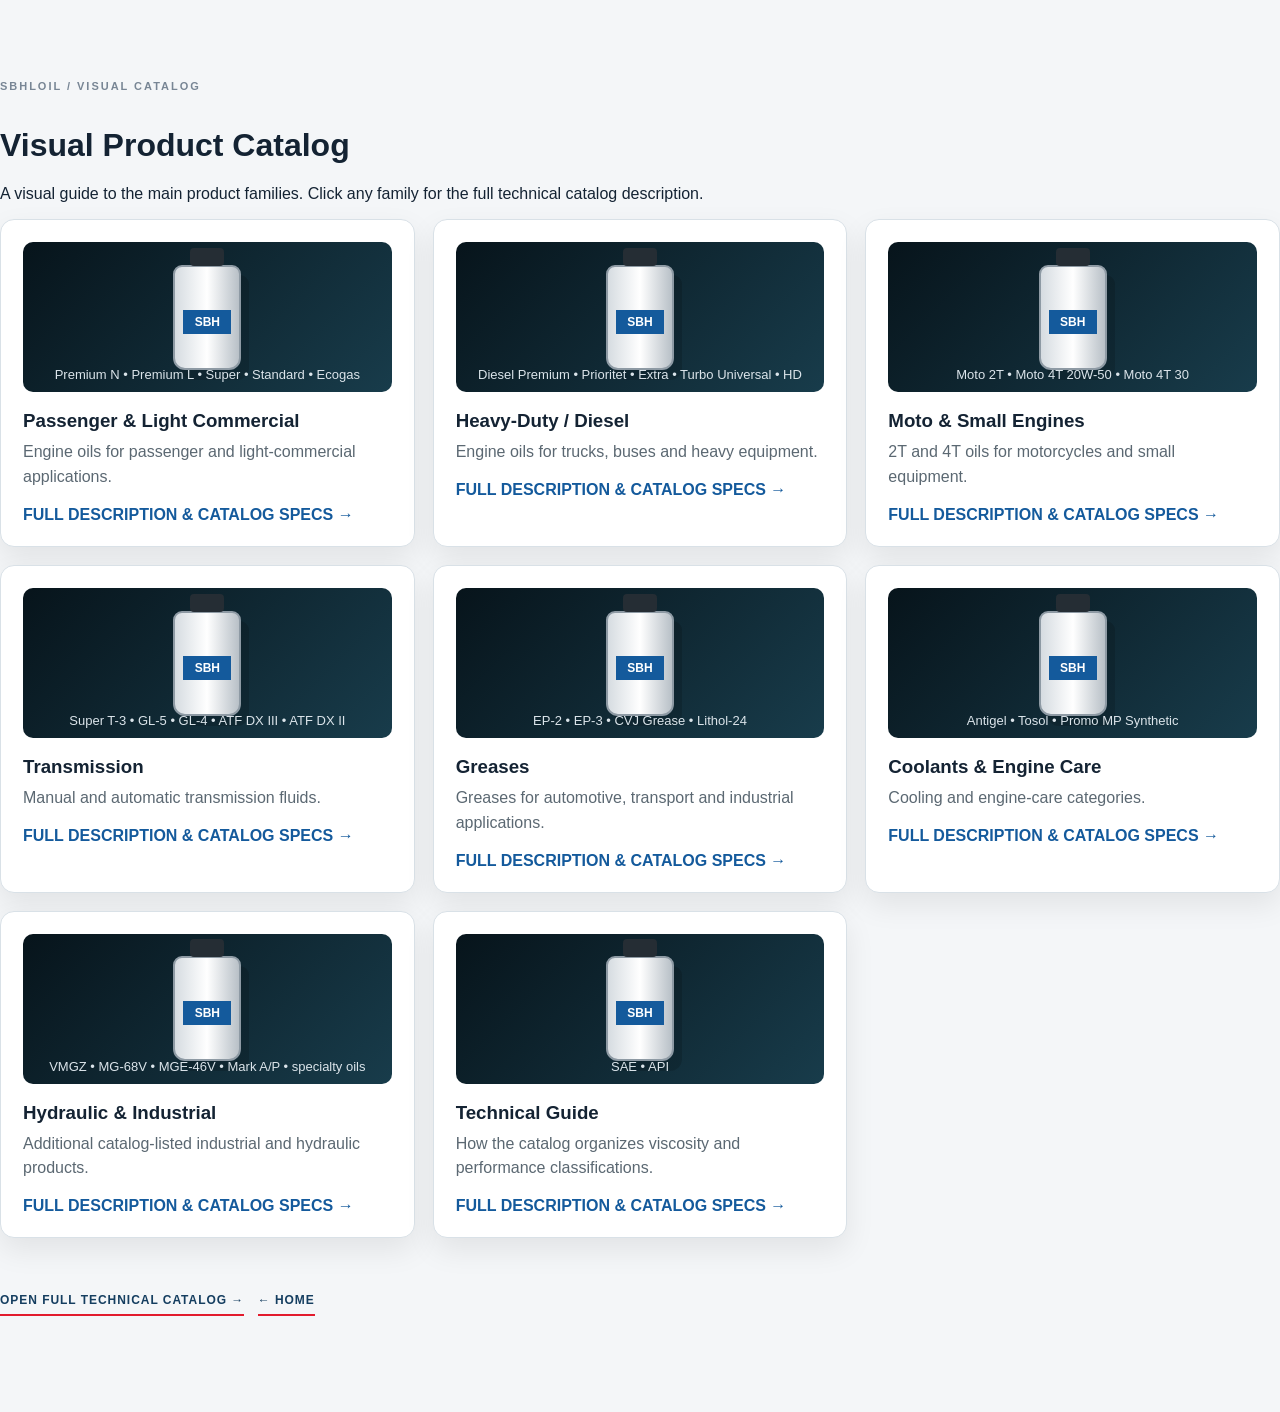
<file: catalog/index.html>
<!doctype html><html lang="en"><head><meta charset="utf-8"><meta name="viewport" content="width=device-width,initial-scale=1"><title>SBHLOIL | Visual Catalog</title><link rel="stylesheet" href="../assets/style.css?v=20261003-2"></head><body><main class="visual-catalog section"><div class="section-label">SBHLOIL / VISUAL CATALOG</div><h1 data-en="Visual Product Catalog" data-fr="Catalogue produits visuel">Visual Product Catalog</h1><p data-en="A visual guide to the main product families. Click any family for the full technical catalog description." data-fr="Guide visuel des principales familles de produits. Cliquez sur une famille pour la description technique complète du catalogue.">A visual guide to the main product families. Click any family for the full technical catalog description.</p><div class="catalog-visual-grid">
<article class="visual-card"><div class="visual-product"><div class="visual-bottle"></div><div class="visual-label">Premium N • Premium L • Super • Standard • Ecogas</div></div><h3>Passenger & Light Commercial</h3><p>Engine oils for passenger and light-commercial applications.</p><a class="visual-link" href="../products/index.html#light">FULL DESCRIPTION &amp; CATALOG SPECS →</a></article><article class="visual-card"><div class="visual-product"><div class="visual-bottle"></div><div class="visual-label">Diesel Premium • Prioritet • Extra • Turbo Universal • HD</div></div><h3>Heavy-Duty / Diesel</h3><p>Engine oils for trucks, buses and heavy equipment.</p><a class="visual-link" href="../products/index.html#heavy">FULL DESCRIPTION &amp; CATALOG SPECS →</a></article><article class="visual-card"><div class="visual-product"><div class="visual-bottle"></div><div class="visual-label">Moto 2T • Moto 4T 20W-50 • Moto 4T 30</div></div><h3>Moto & Small Engines</h3><p>2T and 4T oils for motorcycles and small equipment.</p><a class="visual-link" href="../products/index.html#moto">FULL DESCRIPTION &amp; CATALOG SPECS →</a></article><article class="visual-card"><div class="visual-product"><div class="visual-bottle"></div><div class="visual-label">Super T-3 • GL-5 • GL-4 • ATF DX III • ATF DX II</div></div><h3>Transmission</h3><p>Manual and automatic transmission fluids.</p><a class="visual-link" href="../products/index.html#transmission">FULL DESCRIPTION &amp; CATALOG SPECS →</a></article><article class="visual-card"><div class="visual-product"><div class="visual-bottle"></div><div class="visual-label">EP-2 • EP-3 • CVJ Grease • Lithol-24</div></div><h3>Greases</h3><p>Greases for automotive, transport and industrial applications.</p><a class="visual-link" href="../products/index.html#greases">FULL DESCRIPTION &amp; CATALOG SPECS →</a></article><article class="visual-card"><div class="visual-product"><div class="visual-bottle"></div><div class="visual-label">Antigel • Tosol • Promo MP Synthetic</div></div><h3>Coolants & Engine Care</h3><p>Cooling and engine-care categories.</p><a class="visual-link" href="../products/index.html#fluids">FULL DESCRIPTION &amp; CATALOG SPECS →</a></article><article class="visual-card"><div class="visual-product"><div class="visual-bottle"></div><div class="visual-label">VMGZ • MG-68V • MGE-46V • Mark A/P • specialty oils</div></div><h3>Hydraulic & Industrial</h3><p>Additional catalog-listed industrial and hydraulic products.</p><a class="visual-link" href="../products/index.html#industrial">FULL DESCRIPTION &amp; CATALOG SPECS →</a></article><article class="visual-card"><div class="visual-product"><div class="visual-bottle"></div><div class="visual-label">SAE • API</div></div><h3>Technical Guide</h3><p>How the catalog organizes viscosity and performance classifications.</p><a class="visual-link" href="../products/index.html#technical">FULL DESCRIPTION &amp; CATALOG SPECS →</a></article>
</div><p style="margin-top:35px"><a class="text-link" href="../products/index.html">OPEN FULL TECHNICAL CATALOG →</a> &nbsp; <a class="text-link" href="../index.html">← HOME</a></p></main></body></html>
</file>
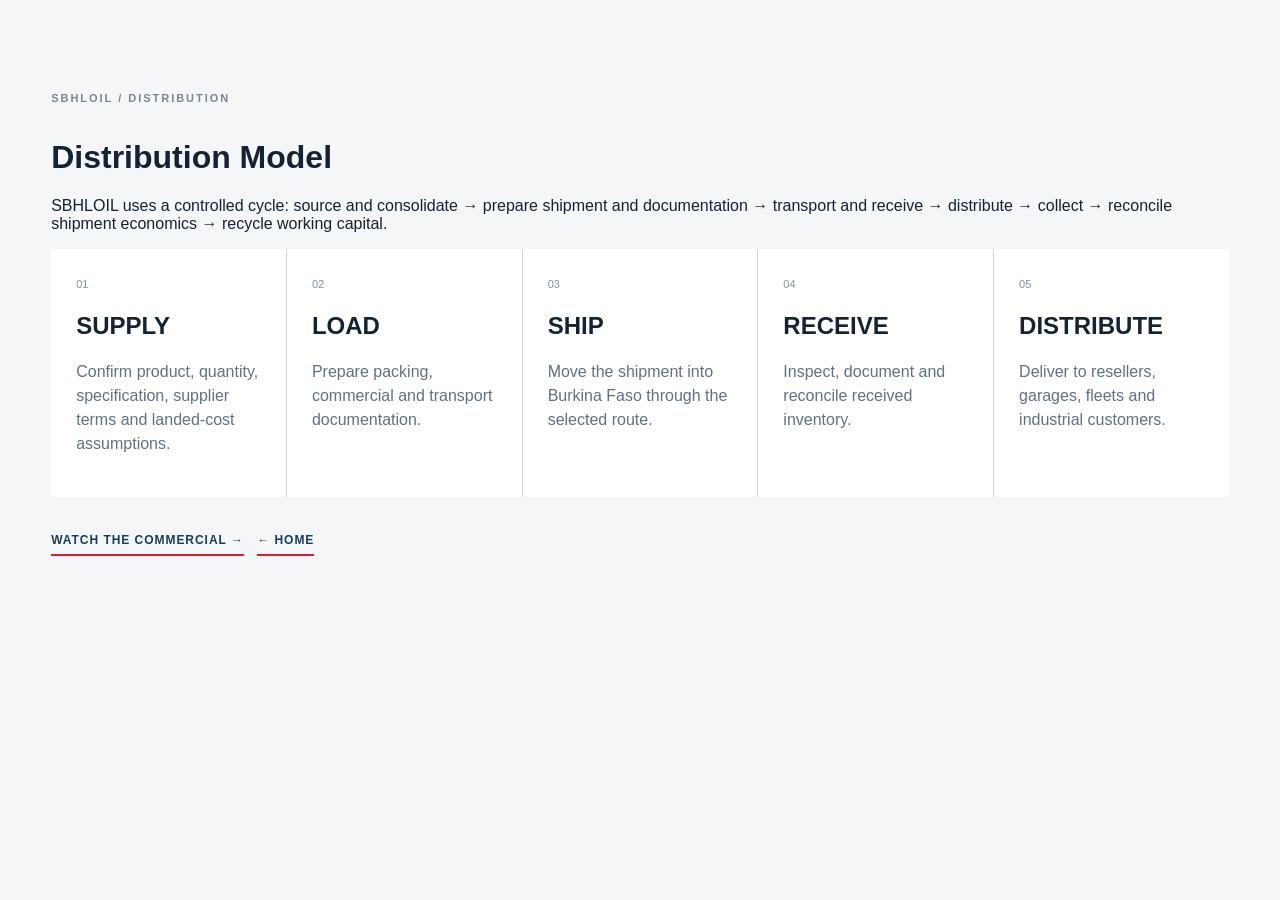
<file: distribution/index.html>
<!doctype html><html lang="en"><head><meta charset="utf-8"><meta name="viewport" content="width=device-width,initial-scale=1"><title>SBHLOIL | Distribution</title><link rel="stylesheet" href="../assets/style.css?v=20261003-2"></head><body><main class="section"><div class="section-label">SBHLOIL / DISTRIBUTION</div><h1>Distribution Model</h1><p>SBHLOIL uses a controlled cycle: source and consolidate → prepare shipment and documentation → transport and receive → distribute → collect → reconcile shipment economics → recycle working capital.</p><div class="flow"><div id="supply"><span>01</span><h2>SUPPLY</h2><p>Confirm product, quantity, specification, supplier terms and landed-cost assumptions.</p></div><div id="load"><span>02</span><h2>LOAD</h2><p>Prepare packing, commercial and transport documentation.</p></div><div id="ship"><span>03</span><h2>SHIP</h2><p>Move the shipment into Burkina Faso through the selected route.</p></div><div id="receive"><span>04</span><h2>RECEIVE</h2><p>Inspect, document and reconcile received inventory.</p></div><div id="deliver"><span>05</span><h2>DISTRIBUTE</h2><p>Deliver to resellers, garages, fleets and industrial customers.</p></div></div><p><a class="text-link" href="../index.html#commercial">WATCH THE COMMERCIAL →</a> &nbsp; <a class="text-link" href="../index.html">← HOME</a></p></main></body></html>
</file>
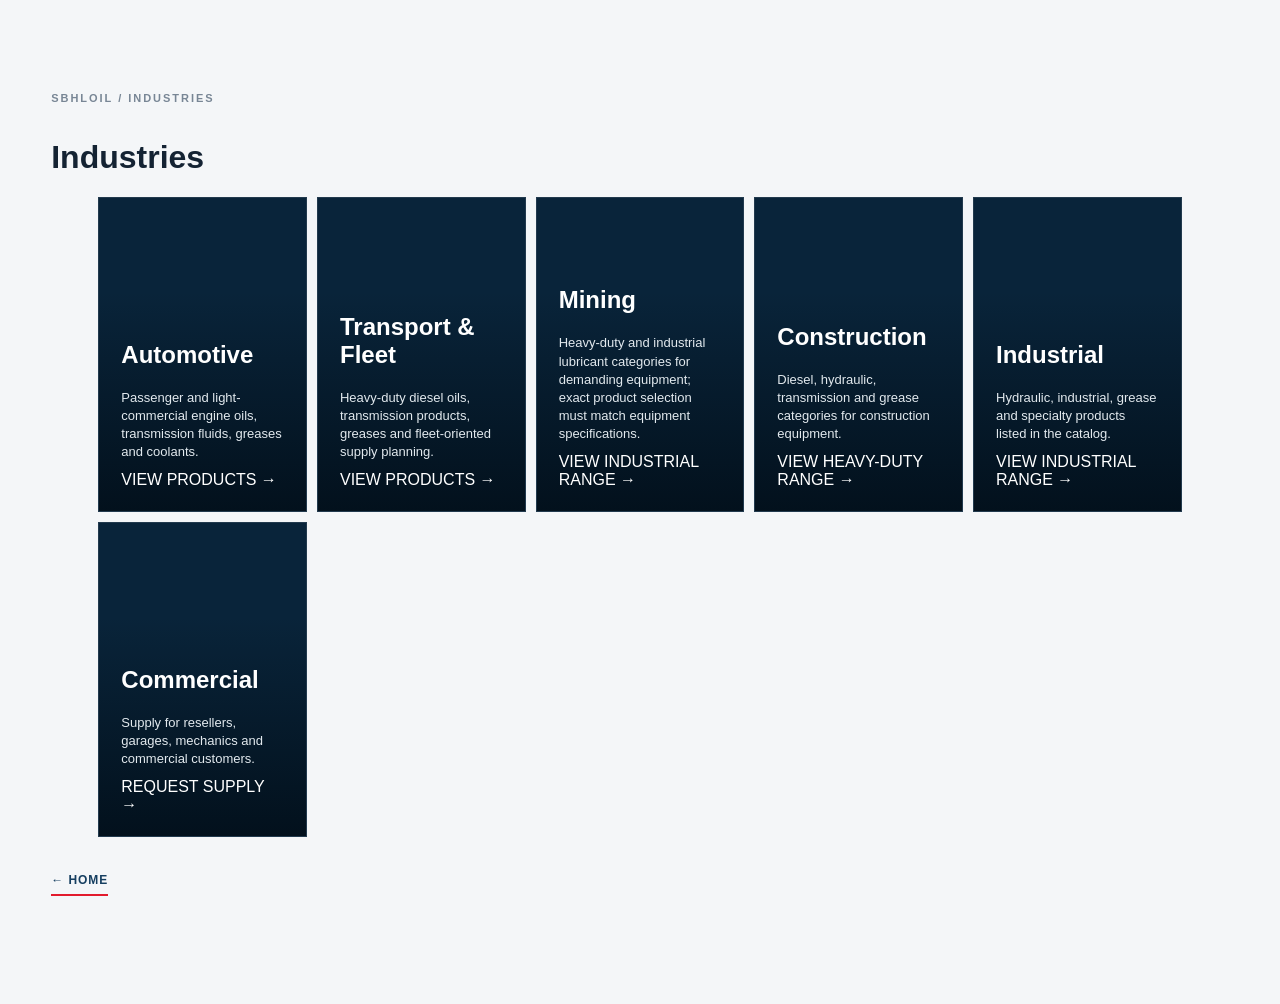
<file: industries/index.html>
<!doctype html><html lang="en"><head><meta charset="utf-8"><meta name="viewport" content="width=device-width,initial-scale=1"><title>SBHLOIL | Industries</title><link rel="stylesheet" href="../assets/style.css?v=20261003-2"></head><body><main class="section"><div class="section-label">SBHLOIL / INDUSTRIES</div><h1>Industries</h1><div class="card-grid"><article id="automotive" class="feature-card"><h2>Automotive</h2><p>Passenger and light-commercial engine oils, transmission fluids, greases and coolants.</p><a href="../products/index.html#light">VIEW PRODUCTS →</a></article><article id="transport" class="feature-card"><h2>Transport &amp; Fleet</h2><p>Heavy-duty diesel oils, transmission products, greases and fleet-oriented supply planning.</p><a href="../products/index.html#heavy">VIEW PRODUCTS →</a></article><article id="mining" class="feature-card"><h2>Mining</h2><p>Heavy-duty and industrial lubricant categories for demanding equipment; exact product selection must match equipment specifications.</p><a href="../products/index.html#industrial">VIEW INDUSTRIAL RANGE →</a></article><article id="construction" class="feature-card"><h2>Construction</h2><p>Diesel, hydraulic, transmission and grease categories for construction equipment.</p><a href="../products/index.html#heavy">VIEW HEAVY-DUTY RANGE →</a></article><article id="industrial" class="feature-card"><h2>Industrial</h2><p>Hydraulic, industrial, grease and specialty products listed in the catalog.</p><a href="../products/index.html#industrial">VIEW INDUSTRIAL RANGE →</a></article><article id="commercial" class="feature-card"><h2>Commercial</h2><p>Supply for resellers, garages, mechanics and commercial customers.</p><a href="../index.html#quote">REQUEST SUPPLY →</a></article></div><p><a class="text-link" href="../index.html">← HOME</a></p></main></body></html>
</file>
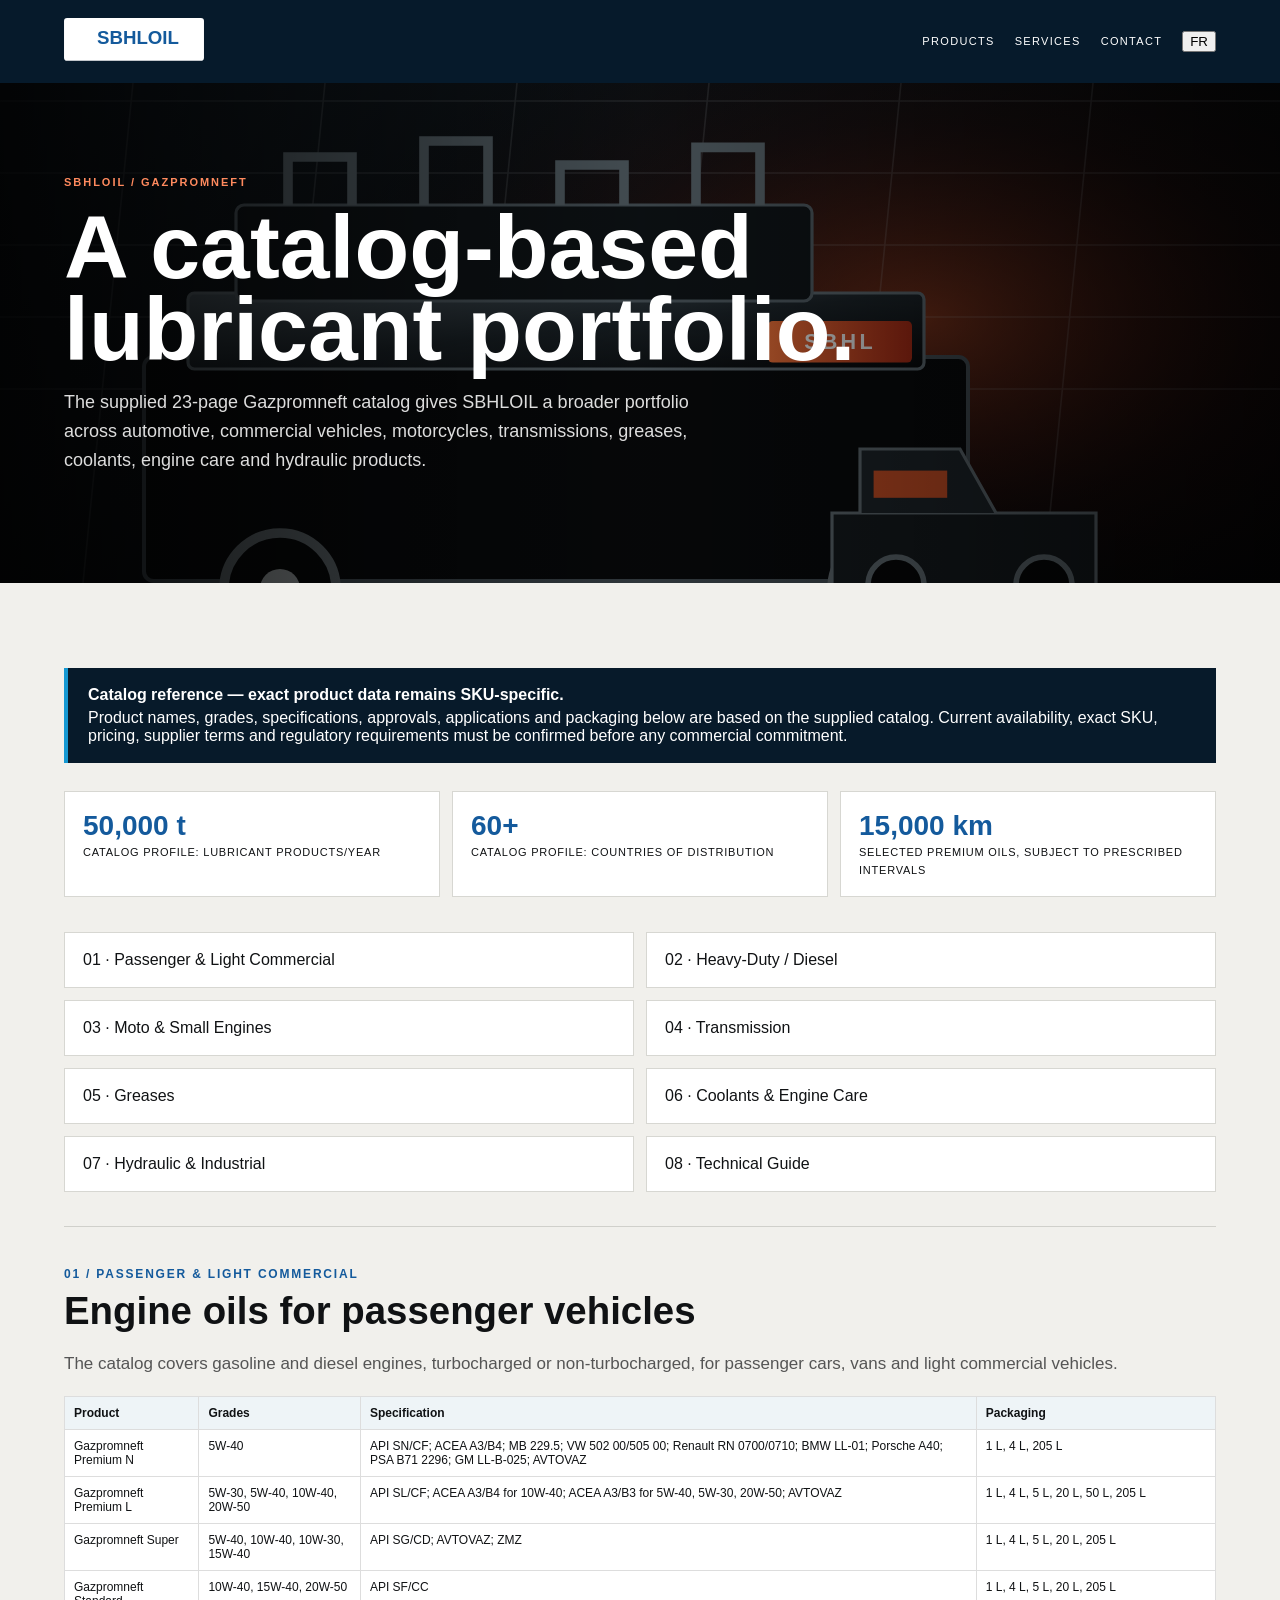
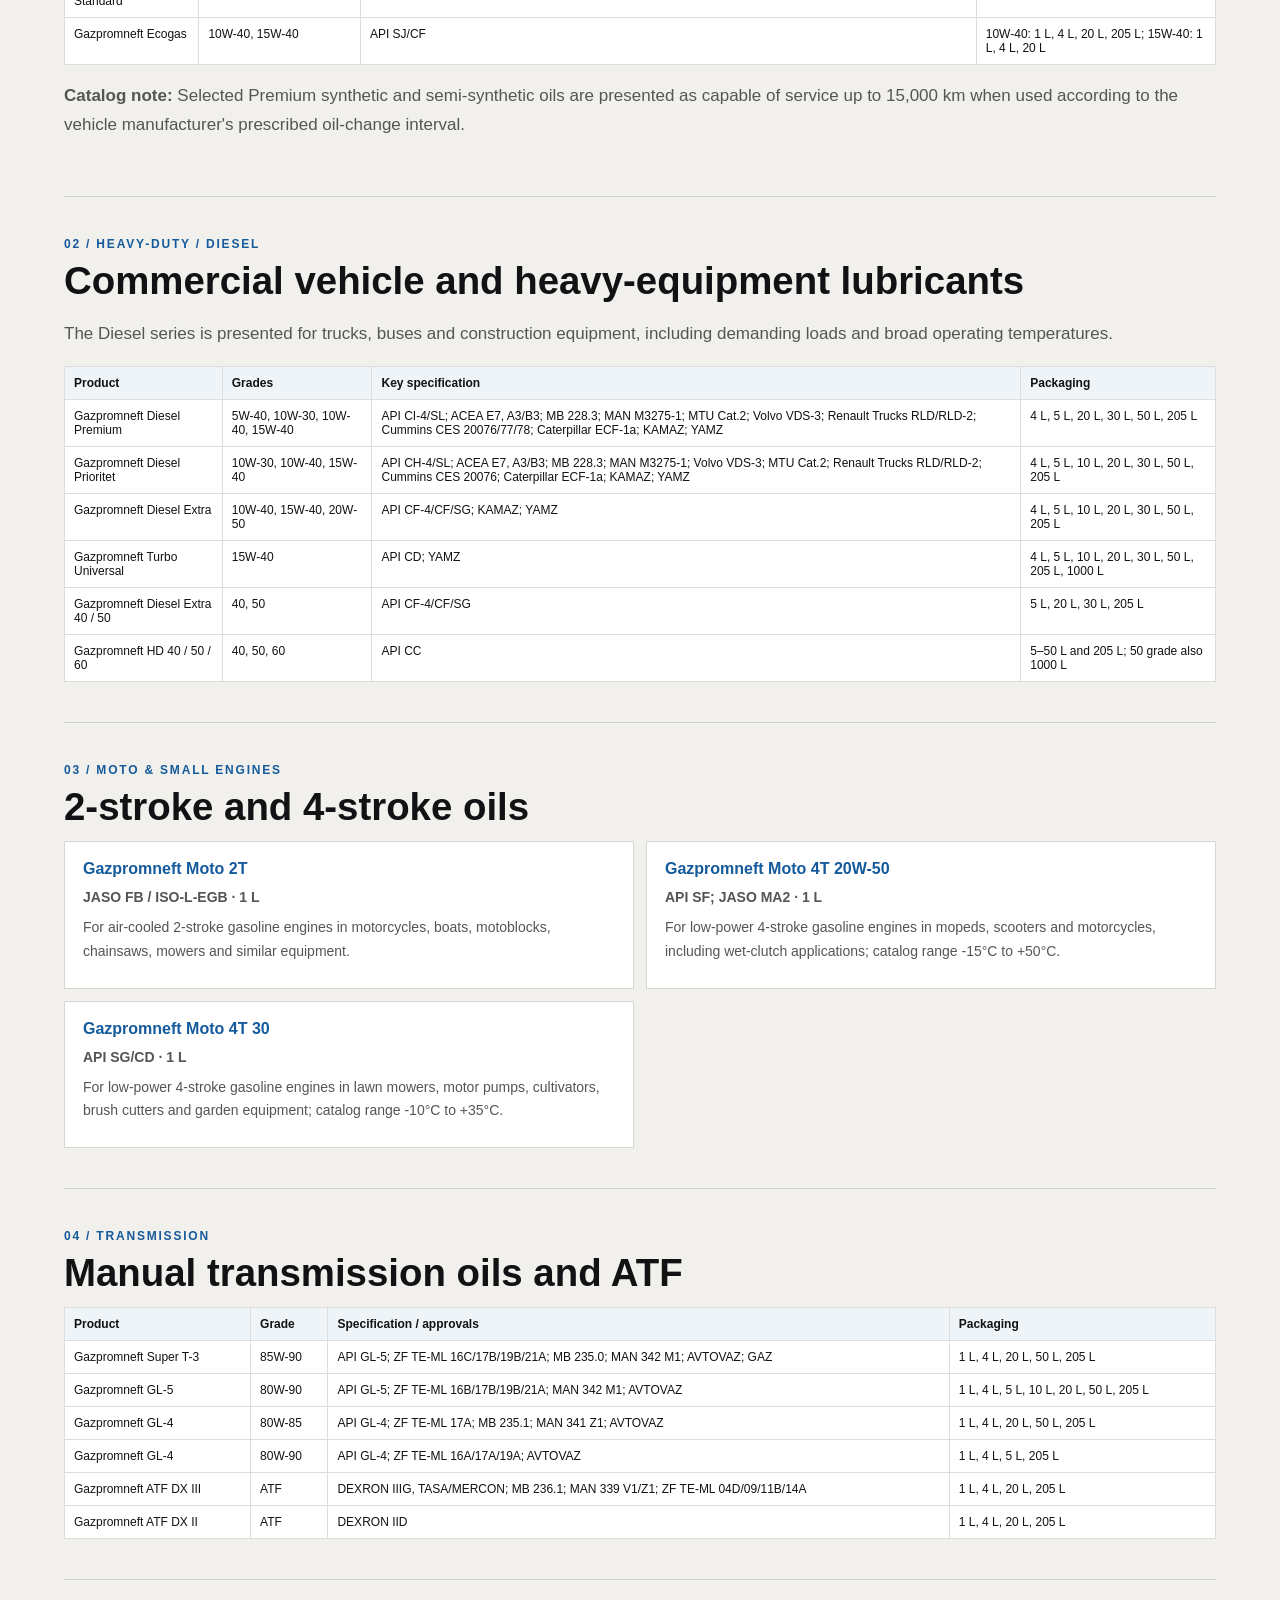
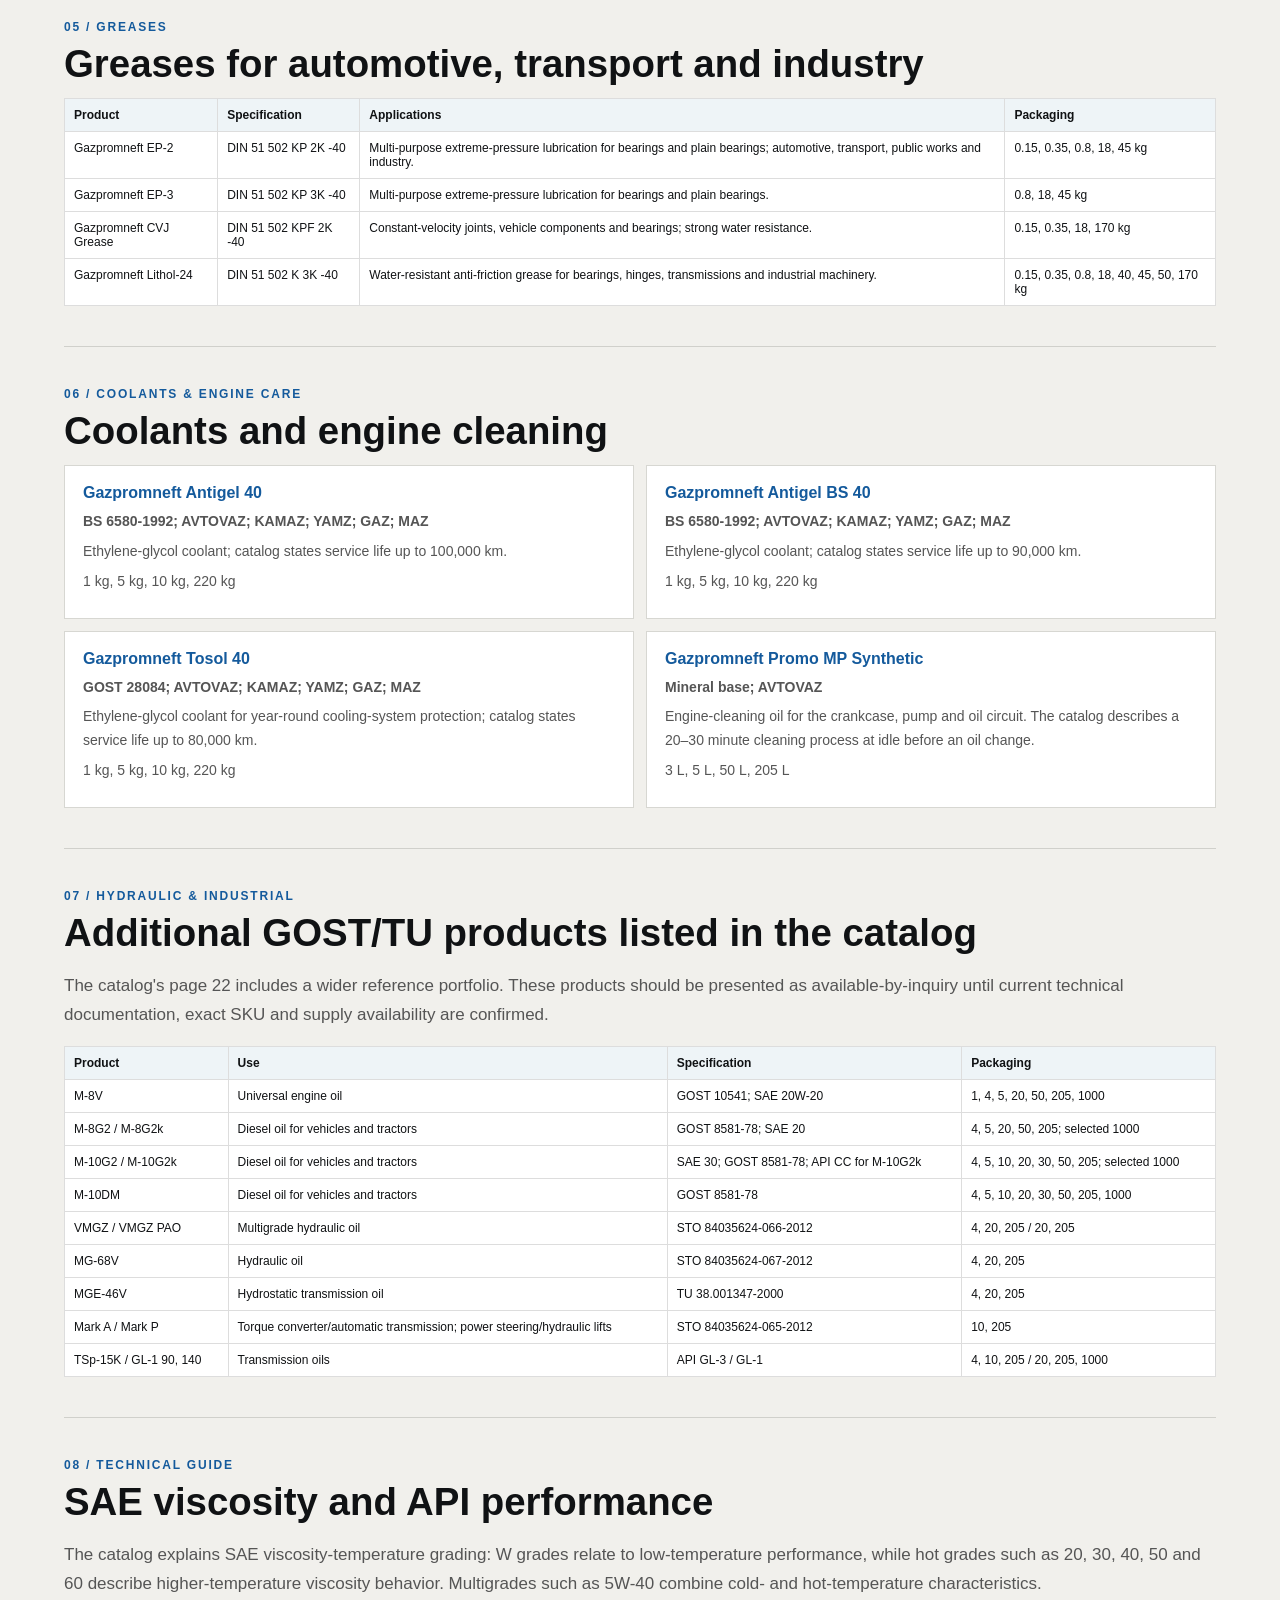
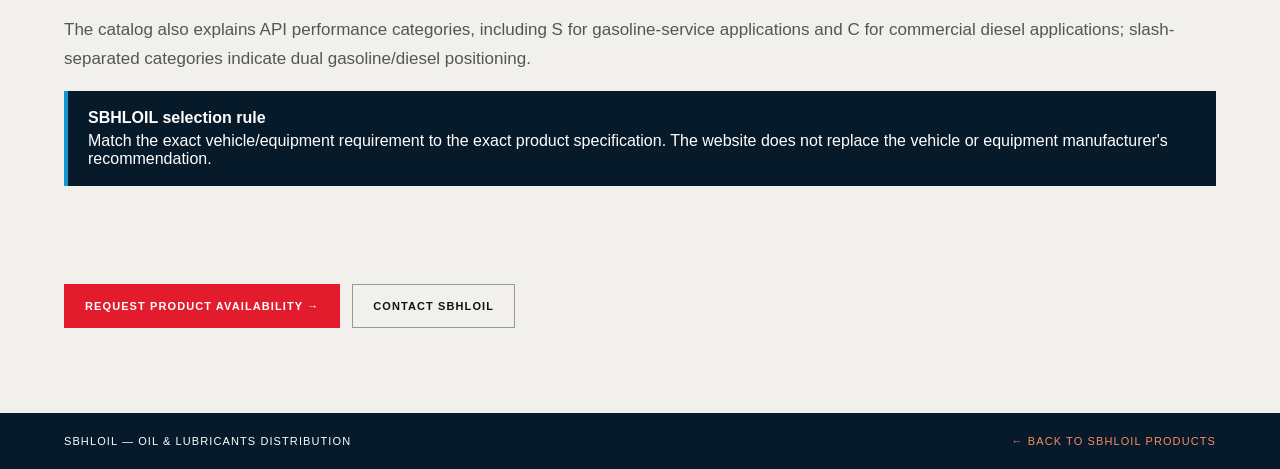
<file: products/index.html>
<!doctype html><html lang="en"><head><meta charset="utf-8"><meta name="viewport" content="width=device-width,initial-scale=1"><meta name="description" content="SBHLOIL Gazpromneft lubricant portfolio based on the supplied 23-page catalog."><title>SBHLOIL | Gazpromneft Product Portfolio</title><link rel="stylesheet" href="../assets/detail.css?v=20261003-4"><style>
.catalog-note{background:#071a2a;color:#fff;padding:18px 20px;margin:0 0 28px;border-left:4px solid #1598d2}.catalog-note strong{display:block;margin-bottom:5px}.catalog-nav,.catalog-grid{display:grid;grid-template-columns:repeat(2,minmax(0,1fr));gap:12px}.catalog-nav{margin:0 0 34px}.catalog-nav a,.catalog-card{background:#fff;border:1px solid #d7d7d2;padding:18px}.catalog-card h4{margin:0 0 8px;color:#145a9c}.catalog-card p{margin:6px 0;font-size:14px}.catalog-section{padding:40px 0;border-top:1px solid #d0d0cb;scroll-margin-top:25px}.catalog-section h3{font-size:clamp(28px,3vw,43px);margin:0 0 12px}.catalog-section .number{color:#145a9c;font-size:12px;letter-spacing:.15em;font-weight:800;text-transform:uppercase;margin-bottom:8px}.catalog-section table{width:100%;border-collapse:collapse;background:#fff;font-size:12px}.catalog-section th,.catalog-section td{padding:9px;border:1px solid #ddd;text-align:left;vertical-align:top}.catalog-section th{background:#eef4f7}.stats{display:grid;grid-template-columns:repeat(3,1fr);gap:12px;margin:22px 0 35px}.stat{background:#fff;border:1px solid #d7d7d2;padding:18px}.stat strong{display:block;font-size:28px;color:#145a9c}.stat span{font-size:11px;text-transform:uppercase;letter-spacing:.07em}@media(max-width:800px){.catalog-nav,.catalog-grid,.stats{grid-template-columns:1fr}.catalog-section table{display:block;overflow-x:auto;white-space:nowrap}}
</style></head><body>
<header class="detail-header"><a href="../index.html" aria-label="SBHLOIL home"><svg class="sbhl-logo" viewBox="0 0 360 110" xmlns="http://www.w3.org/2000/svg"><rect width="360" height="110" rx="8" fill="#fff"/><text x="85" y="68" font-family="Arial" font-size="48" font-weight="900" fill="#145a9c">SBHLOIL</text></svg></a><nav class="detail-nav"><a href="../index.html#products" data-en="Products" data-fr="Produits">Products</a><a href="../index.html#services" data-en="Services" data-fr="Services">Services</a><a href="../index.html#contact" data-en="Contact" data-fr="Contact">Contact</a><button id="catalogLang" type="button">FR</button></nav></header>
<section class="detail-hero"><div class="detail-hero-content"><div class="eyebrow">SBHLOIL / GAZPROMNEFT</div><h1 data-en="A catalog-based lubricant portfolio." data-fr="Une gamme de lubrifiants basée sur le catalogue.">A catalog-based lubricant portfolio.</h1><p data-en="The supplied 23-page Gazpromneft catalog gives SBHLOIL a broader portfolio across automotive, commercial vehicles, motorcycles, transmissions, greases, coolants, engine care and hydraulic products." data-fr="Le catalogue Gazpromneft fourni de 23 pages donne à SBHLOIL une gamme plus large couvrant l’automobile, les véhicules commerciaux, les motos, les transmissions, les graisses, les liquides de refroidissement, l’entretien moteur et les produits hydrauliques.">The supplied 23-page Gazpromneft catalog gives SBHLOIL a broader portfolio across automotive, commercial vehicles, motorcycles, transmissions, greases, coolants, engine care and hydraulic products.</p></div></section>
<main class="detail-main">
<div class="catalog-note"><strong data-en="Catalog reference — exact product data remains SKU-specific." data-fr="Référence catalogue — les données exactes restent propres à chaque référence.">Catalog reference — exact product data remains SKU-specific.</strong><span data-en="Product names, grades, specifications, approvals, applications and packaging below are based on the supplied catalog. Current availability, exact SKU, pricing, supplier terms and regulatory requirements must be confirmed before any commercial commitment." data-fr="Les noms, grades, spécifications, homologations, applications et conditionnements ci-dessous sont basés sur le catalogue fourni. La disponibilité actuelle, la référence exacte, les prix, les conditions fournisseur et les exigences réglementaires doivent être confirmés avant tout engagement commercial.">Product names, grades, specifications, approvals, applications and packaging below are based on the supplied catalog. Current availability, exact SKU, pricing, supplier terms and regulatory requirements must be confirmed before any commercial commitment.</span></div>
<div class="stats"><div class="stat"><strong>50,000 t</strong><span data-en="Catalog profile: lubricant products/year" data-fr="Profil catalogue : produits lubrifiants/an">Catalog profile: lubricant products/year</span></div><div class="stat"><strong>60+</strong><span data-en="Catalog profile: countries of distribution" data-fr="Profil catalogue : pays de distribution">Catalog profile: countries of distribution</span></div><div class="stat"><strong>15,000 km</strong><span data-en="Selected Premium oils, subject to prescribed intervals" data-fr="Certaines huiles Premium, selon les intervalles prescrits">Selected Premium oils, subject to prescribed intervals</span></div></div>
<div class="catalog-nav"><a href="#light">01 · <span data-en="Passenger & Light Commercial" data-fr="Véhicules particuliers & utilitaires">Passenger & Light Commercial</span></a><a href="#heavy">02 · <span data-en="Heavy-Duty / Diesel" data-fr="Poids lourd / Diesel">Heavy-Duty / Diesel</span></a><a href="#moto">03 · <span data-en="Moto & Small Engines" data-fr="Moto & petits moteurs">Moto & Small Engines</span></a><a href="#transmission">04 · <span data-en="Transmission" data-fr="Transmission">Transmission</span></a><a href="#greases">05 · <span data-en="Greases" data-fr="Graisses">Greases</span></a><a href="#fluids">06 · <span data-en="Coolants & Engine Care" data-fr="Refroidissement & entretien moteur">Coolants & Engine Care</span></a><a href="#industrial">07 · <span data-en="Hydraulic & Industrial" data-fr="Hydraulique & industriel">Hydraulic & Industrial</span></a><a href="#technical">08 · <span data-en="Technical Guide" data-fr="Guide technique">Technical Guide</span></a></div>

<section class="catalog-section" id="light"><div class="number">01 / <span data-en="Passenger & Light Commercial" data-fr="Véhicules particuliers & utilitaires">Passenger & Light Commercial</span></div><h3 data-en="Engine oils for passenger vehicles" data-fr="Huiles moteur pour véhicules particuliers">Engine oils for passenger vehicles</h3><p data-en="The catalog covers gasoline and diesel engines, turbocharged or non-turbocharged, for passenger cars, vans and light commercial vehicles." data-fr="Le catalogue couvre les moteurs essence et diesel, turbocompressés ou non, pour voitures, camionnettes et véhicules utilitaires légers.">The catalog covers gasoline and diesel engines, turbocharged or non-turbocharged, for passenger cars, vans and light commercial vehicles.</p><table><tr><th data-en="Product" data-fr="Produit">Product</th><th data-en="Grades" data-fr="Grades">Grades</th><th data-en="Specification" data-fr="Spécification">Specification</th><th data-en="Packaging" data-fr="Conditionnement">Packaging</th></tr>
<tr><td>Gazpromneft Premium N</td><td>5W-40</td><td>API SN/CF; ACEA A3/B4; MB 229.5; VW 502 00/505 00; Renault RN 0700/0710; BMW LL-01; Porsche A40; PSA B71 2296; GM LL-B-025; AVTOVAZ</td><td>1 L, 4 L, 205 L</td></tr>
<tr><td>Gazpromneft Premium L</td><td>5W-30, 5W-40, 10W-40, 20W-50</td><td>API SL/CF; ACEA A3/B4 for 10W-40; ACEA A3/B3 for 5W-40, 5W-30, 20W-50; AVTOVAZ</td><td>1 L, 4 L, 5 L, 20 L, 50 L, 205 L</td></tr>
<tr><td>Gazpromneft Super</td><td>5W-40, 10W-40, 10W-30, 15W-40</td><td>API SG/CD; AVTOVAZ; ZMZ</td><td>1 L, 4 L, 5 L, 20 L, 205 L</td></tr>
<tr><td>Gazpromneft Standard</td><td>10W-40, 15W-40, 20W-50</td><td>API SF/CC</td><td>1 L, 4 L, 5 L, 20 L, 205 L</td></tr>
<tr><td>Gazpromneft Ecogas</td><td>10W-40, 15W-40</td><td>API SJ/CF</td><td>10W-40: 1 L, 4 L, 20 L, 205 L; 15W-40: 1 L, 4 L, 20 L</td></tr></table><p><strong data-en="Catalog note:" data-fr="Note catalogue :">Catalog note:</strong> <span data-en="Selected Premium synthetic and semi-synthetic oils are presented as capable of service up to 15,000 km when used according to the vehicle manufacturer's prescribed oil-change interval." data-fr="Certaines huiles Premium synthétiques et semi-synthétiques sont présentées comme pouvant assurer un service jusqu’à 15 000 km lorsqu’elles sont utilisées selon l’intervalle de vidange prescrit par le constructeur.">Selected Premium synthetic and semi-synthetic oils are presented as capable of service up to 15,000 km when used according to the vehicle manufacturer's prescribed oil-change interval.</span></p></section>

<section class="catalog-section" id="heavy"><div class="number">02 / <span data-en="Heavy-Duty / Diesel" data-fr="Poids lourd / Diesel">Heavy-Duty / Diesel</span></div><h3 data-en="Commercial vehicle and heavy-equipment lubricants" data-fr="Lubrifiants pour véhicules commerciaux et équipements lourds">Commercial vehicle and heavy-equipment lubricants</h3><p data-en="The Diesel series is presented for trucks, buses and construction equipment, including demanding loads and broad operating temperatures." data-fr="La série Diesel est présentée pour camions, autobus et engins de construction, y compris sous charges exigeantes et sur une large plage de températures.">The Diesel series is presented for trucks, buses and construction equipment, including demanding loads and broad operating temperatures.</p><table><tr><th data-en="Product" data-fr="Produit">Product</th><th data-en="Grades" data-fr="Grades">Grades</th><th data-en="Key specification" data-fr="Spécification clé">Key specification</th><th data-en="Packaging" data-fr="Conditionnement">Packaging</th></tr>
<tr><td>Gazpromneft Diesel Premium</td><td>5W-40, 10W-30, 10W-40, 15W-40</td><td>API CI-4/SL; ACEA E7, A3/B3; MB 228.3; MAN M3275-1; MTU Cat.2; Volvo VDS-3; Renault Trucks RLD/RLD-2; Cummins CES 20076/77/78; Caterpillar ECF-1a; KAMAZ; YAMZ</td><td>4 L, 5 L, 20 L, 30 L, 50 L, 205 L</td></tr>
<tr><td>Gazpromneft Diesel Prioritet</td><td>10W-30, 10W-40, 15W-40</td><td>API CH-4/SL; ACEA E7, A3/B3; MB 228.3; MAN M3275-1; Volvo VDS-3; MTU Cat.2; Renault Trucks RLD/RLD-2; Cummins CES 20076; Caterpillar ECF-1a; KAMAZ; YAMZ</td><td>4 L, 5 L, 10 L, 20 L, 30 L, 50 L, 205 L</td></tr>
<tr><td>Gazpromneft Diesel Extra</td><td>10W-40, 15W-40, 20W-50</td><td>API CF-4/CF/SG; KAMAZ; YAMZ</td><td>4 L, 5 L, 10 L, 20 L, 30 L, 50 L, 205 L</td></tr>
<tr><td>Gazpromneft Turbo Universal</td><td>15W-40</td><td>API CD; YAMZ</td><td>4 L, 5 L, 10 L, 20 L, 30 L, 50 L, 205 L, 1000 L</td></tr>
<tr><td>Gazpromneft Diesel Extra 40 / 50</td><td>40, 50</td><td>API CF-4/CF/SG</td><td>5 L, 20 L, 30 L, 205 L</td></tr>
<tr><td>Gazpromneft HD 40 / 50 / 60</td><td>40, 50, 60</td><td>API CC</td><td>5–50 L and 205 L; 50 grade also 1000 L</td></tr></table></section>

<section class="catalog-section" id="moto"><div class="number">03 / <span data-en="Moto & Small Engines" data-fr="Moto & petits moteurs">Moto & Small Engines</span></div><h3 data-en="2-stroke and 4-stroke oils" data-fr="Huiles 2 temps et 4 temps">2-stroke and 4-stroke oils</h3><div class="catalog-grid">
<div class="catalog-card"><h4>Gazpromneft Moto 2T</h4><p><b>JASO FB / ISO-L-EGB · 1 L</b></p><p data-en="For air-cooled 2-stroke gasoline engines in motorcycles, boats, motoblocks, chainsaws, mowers and similar equipment." data-fr="Pour moteurs essence 2 temps refroidis par air des motos, bateaux, motoculteurs, scies à chaîne, faucheuses et équipements similaires.">For air-cooled 2-stroke gasoline engines in motorcycles, boats, motoblocks, chainsaws, mowers and similar equipment.</p></div>
<div class="catalog-card"><h4>Gazpromneft Moto 4T 20W-50</h4><p><b>API SF; JASO MA2 · 1 L</b></p><p data-en="For low-power 4-stroke gasoline engines in mopeds, scooters and motorcycles, including wet-clutch applications; catalog range -15°C to +50°C." data-fr="Pour moteurs essence 4 temps de faible puissance des cyclomoteurs, scooters et motos, y compris embrayages humides ; plage catalogue -15 °C à +50 °C.">For low-power 4-stroke gasoline engines in mopeds, scooters and motorcycles, including wet-clutch applications; catalog range -15°C to +50°C.</p></div>
<div class="catalog-card"><h4>Gazpromneft Moto 4T 30</h4><p><b>API SG/CD · 1 L</b></p><p data-en="For low-power 4-stroke gasoline engines in lawn mowers, motor pumps, cultivators, brush cutters and garden equipment; catalog range -10°C to +35°C." data-fr="Pour moteurs essence 4 temps de faible puissance des tondeuses, motopompes, motoculteurs, débroussailleuses et équipements de jardinage ; plage catalogue -10 °C à +35 °C.">For low-power 4-stroke gasoline engines in lawn mowers, motor pumps, brush cutters and garden equipment; catalog range -10°C to +35°C.</p></div></div></section>

<section class="catalog-section" id="transmission"><div class="number">04 / <span data-en="Transmission" data-fr="Transmission">Transmission</span></div><h3 data-en="Manual transmission oils and ATF" data-fr="Huiles de transmission manuelle et ATF">Manual transmission oils and ATF</h3><table><tr><th data-en="Product" data-fr="Produit">Product</th><th>Grade</th><th data-en="Specification / approvals" data-fr="Spécification / homologations">Specification / approvals</th><th data-en="Packaging" data-fr="Conditionnement">Packaging</th></tr>
<tr><td>Gazpromneft Super T-3</td><td>85W-90</td><td>API GL-5; ZF TE-ML 16C/17B/19B/21A; MB 235.0; MAN 342 M1; AVTOVAZ; GAZ</td><td>1 L, 4 L, 20 L, 50 L, 205 L</td></tr>
<tr><td>Gazpromneft GL-5</td><td>80W-90</td><td>API GL-5; ZF TE-ML 16B/17B/19B/21A; MAN 342 M1; AVTOVAZ</td><td>1 L, 4 L, 5 L, 10 L, 20 L, 50 L, 205 L</td></tr>
<tr><td>Gazpromneft GL-4</td><td>80W-85</td><td>API GL-4; ZF TE-ML 17A; MB 235.1; MAN 341 Z1; AVTOVAZ</td><td>1 L, 4 L, 20 L, 50 L, 205 L</td></tr>
<tr><td>Gazpromneft GL-4</td><td>80W-90</td><td>API GL-4; ZF TE-ML 16A/17A/19A; AVTOVAZ</td><td>1 L, 4 L, 5 L, 205 L</td></tr>
<tr><td>Gazpromneft ATF DX III</td><td>ATF</td><td>DEXRON IIIG, TASA/MERCON; MB 236.1; MAN 339 V1/Z1; ZF TE-ML 04D/09/11B/14A</td><td>1 L, 4 L, 20 L, 205 L</td></tr>
<tr><td>Gazpromneft ATF DX II</td><td>ATF</td><td>DEXRON IID</td><td>1 L, 4 L, 20 L, 205 L</td></tr></table></section>

<section class="catalog-section" id="greases"><div class="number">05 / <span data-en="Greases" data-fr="Graisses">Greases</span></div><h3 data-en="Greases for automotive, transport and industry" data-fr="Graisses pour l’automobile, le transport et l’industrie">Greases for automotive, transport and industry</h3><table><tr><th data-en="Product" data-fr="Produit">Product</th><th data-en="Specification" data-fr="Spécification">Specification</th><th data-en="Applications" data-fr="Applications">Applications</th><th data-en="Packaging" data-fr="Conditionnement">Packaging</th></tr>
<tr><td>Gazpromneft EP-2</td><td>DIN 51 502 KP 2K -40</td><td data-en="Multi-purpose extreme-pressure lubrication for bearings and plain bearings; automotive, transport, public works and industry." data-fr="Lubrification multi-usage extrême pression pour roulements et paliers lisses ; automobile, transport, travaux publics et industrie.">Multi-purpose extreme-pressure lubrication for bearings and plain bearings; automotive, transport, public works and industry.</td><td>0.15, 0.35, 0.8, 18, 45 kg</td></tr>
<tr><td>Gazpromneft EP-3</td><td>DIN 51 502 KP 3K -40</td><td data-en="Multi-purpose extreme-pressure lubrication for bearings and plain bearings." data-fr="Lubrification multi-usage extrême pression pour roulements et paliers lisses.">Multi-purpose extreme-pressure lubrication for bearings and plain bearings.</td><td>0.8, 18, 45 kg</td></tr>
<tr><td>Gazpromneft CVJ Grease</td><td>DIN 51 502 KPF 2K -40</td><td data-en="Constant-velocity joints, vehicle components and bearings; strong water resistance." data-fr="Joints homocinétiques, composants et paliers de véhicules ; forte résistance à l’eau.">Constant-velocity joints, vehicle components and bearings; strong water resistance.</td><td>0.15, 0.35, 18, 170 kg</td></tr>
<tr><td>Gazpromneft Lithol-24</td><td>DIN 51 502 K 3K -40</td><td data-en="Water-resistant anti-friction grease for bearings, hinges, transmissions and industrial machinery." data-fr="Graisse antifriction résistante à l’eau pour roulements, charnières, transmissions et machines industrielles.">Water-resistant anti-friction grease for bearings, hinges, transmissions and industrial machinery.</td><td>0.15, 0.35, 0.8, 18, 40, 45, 50, 170 kg</td></tr></table></section>

<section class="catalog-section" id="fluids"><div class="number">06 / <span data-en="Coolants & Engine Care" data-fr="Refroidissement & entretien moteur">Coolants & Engine Care</span></div><h3 data-en="Coolants and engine cleaning" data-fr="Liquides de refroidissement et nettoyage moteur">Coolants and engine cleaning</h3><div class="catalog-grid">
<div class="catalog-card"><h4>Gazpromneft Antigel 40</h4><p><b>BS 6580-1992; AVTOVAZ; KAMAZ; YAMZ; GAZ; MAZ</b></p><p data-en="Ethylene-glycol coolant; catalog states service life up to 100,000 km." data-fr="Liquide de refroidissement à base d’éthylène glycol ; le catalogue indique une durée de vie jusqu’à 100 000 km.">Ethylene-glycol coolant; catalog states service life up to 100,000 km.</p><p>1 kg, 5 kg, 10 kg, 220 kg</p></div>
<div class="catalog-card"><h4>Gazpromneft Antigel BS 40</h4><p><b>BS 6580-1992; AVTOVAZ; KAMAZ; YAMZ; GAZ; MAZ</b></p><p data-en="Ethylene-glycol coolant; catalog states service life up to 90,000 km." data-fr="Liquide de refroidissement à base d’éthylène glycol ; le catalogue indique une durée de vie jusqu’à 90 000 km.">Ethylene-glycol coolant; catalog states service life up to 90,000 km.</p><p>1 kg, 5 kg, 10 kg, 220 kg</p></div>
<div class="catalog-card"><h4>Gazpromneft Tosol 40</h4><p><b>GOST 28084; AVTOVAZ; KAMAZ; YAMZ; GAZ; MAZ</b></p><p data-en="Ethylene-glycol coolant for year-round cooling-system protection; catalog states service life up to 80,000 km." data-fr="Liquide de refroidissement à base d’éthylène glycol pour protection toute l’année ; le catalogue indique une durée de vie jusqu’à 80 000 km.">Ethylene-glycol coolant for year-round cooling-system protection; catalog states service life up to 80,000 km.</p><p>1 kg, 5 kg, 10 kg, 220 kg</p></div>
<div class="catalog-card"><h4>Gazpromneft Promo MP Synthetic</h4><p><b>Mineral base; AVTOVAZ</b></p><p data-en="Engine-cleaning oil for the crankcase, pump and oil circuit. The catalog describes a 20–30 minute cleaning process at idle before an oil change." data-fr="Huile de nettoyage pour carter, pompe et circuit d’huile. Le catalogue décrit un nettoyage de 20 à 30 minutes au ralenti avant la vidange.">Engine-cleaning oil for the crankcase, pump and oil circuit. The catalog describes a 20–30 minute cleaning process at idle before an oil change.</p><p>3 L, 5 L, 50 L, 205 L</p></div></div></section>

<section class="catalog-section" id="industrial"><div class="number">07 / <span data-en="Hydraulic & Industrial" data-fr="Hydraulique & industriel">Hydraulic & Industrial</span></div><h3 data-en="Additional GOST/TU products listed in the catalog" data-fr="Produits GOST/TU supplémentaires listés dans le catalogue">Additional GOST/TU products listed in the catalog</h3><p data-en="The catalog's page 22 includes a wider reference portfolio. These products should be presented as available-by-inquiry until current technical documentation, exact SKU and supply availability are confirmed." data-fr="La page 22 du catalogue comprend une gamme de référence plus large. Ces produits doivent être présentés sur demande jusqu’à confirmation de la documentation technique, de la référence exacte et de la disponibilité.">The catalog's page 22 includes a wider reference portfolio. These products should be presented as available-by-inquiry until current technical documentation, exact SKU and supply availability are confirmed.</p><table><tr><th>Product</th><th data-en="Use" data-fr="Utilisation">Use</th><th data-en="Specification" data-fr="Spécification">Specification</th><th data-en="Packaging" data-fr="Conditionnement">Packaging</th></tr>
<tr><td>M-8V</td><td data-en="Universal engine oil" data-fr="Huile moteur universelle">Universal engine oil</td><td>GOST 10541; SAE 20W-20</td><td>1, 4, 5, 20, 50, 205, 1000</td></tr>
<tr><td>M-8G2 / M-8G2k</td><td data-en="Diesel oil for vehicles and tractors" data-fr="Huile diesel pour véhicules et tracteurs">Diesel oil for vehicles and tractors</td><td>GOST 8581-78; SAE 20</td><td>4, 5, 20, 50, 205; selected 1000</td></tr>
<tr><td>M-10G2 / M-10G2k</td><td data-en="Diesel oil for vehicles and tractors" data-fr="Huile diesel pour véhicules et tracteurs">Diesel oil for vehicles and tractors</td><td>SAE 30; GOST 8581-78; API CC for M-10G2k</td><td>4, 5, 10, 20, 30, 50, 205; selected 1000</td></tr>
<tr><td>M-10DM</td><td data-en="Diesel oil for vehicles and tractors" data-fr="Huile diesel pour véhicules et tracteurs">Diesel oil for vehicles and tractors</td><td>GOST 8581-78</td><td>4, 5, 10, 20, 30, 50, 205, 1000</td></tr>
<tr><td>VMGZ / VMGZ PAO</td><td data-en="Multigrade hydraulic oil" data-fr="Huile hydraulique multigrade">Multigrade hydraulic oil</td><td>STO 84035624-066-2012</td><td>4, 20, 205 / 20, 205</td></tr>
<tr><td>MG-68V</td><td data-en="Hydraulic oil" data-fr="Huile hydraulique">Hydraulic oil</td><td>STO 84035624-067-2012</td><td>4, 20, 205</td></tr>
<tr><td>MGE-46V</td><td data-en="Hydrostatic transmission oil" data-fr="Huile pour transmissions hydrostatiques">Hydrostatic transmission oil</td><td>TU 38.001347-2000</td><td>4, 20, 205</td></tr>
<tr><td>Mark A / Mark P</td><td data-en="Torque converter/automatic transmission; power steering/hydraulic lifts" data-fr="Convertisseurs de couple/transmission automatique ; direction assistée/ascenseurs hydrauliques">Torque converter/automatic transmission; power steering/hydraulic lifts</td><td>STO 84035624-065-2012</td><td>10, 205</td></tr>
<tr><td>TSp-15K / GL-1 90, 140</td><td data-en="Transmission oils" data-fr="Huiles de transmission">Transmission oils</td><td>API GL-3 / GL-1</td><td>4, 10, 205 / 20, 205, 1000</td></tr></table></section>

<section class="catalog-section" id="technical"><div class="number">08 / <span data-en="Technical Guide" data-fr="Guide technique">Technical Guide</span></div><h3 data-en="SAE viscosity and API performance" data-fr="Viscosité SAE et performance API">SAE viscosity and API performance</h3><p data-en="The catalog explains SAE viscosity-temperature grading: W grades relate to low-temperature performance, while hot grades such as 20, 30, 40, 50 and 60 describe higher-temperature viscosity behavior. Multigrades such as 5W-40 combine cold- and hot-temperature characteristics." data-fr="Le catalogue explique la classification SAE viscosité-température : les grades W concernent les performances à basse température, tandis que les grades à chaud comme 20, 30, 40, 50 et 60 décrivent le comportement de viscosité à température élevée. Les multigrades comme 5W-40 combinent les caractéristiques à froid et à chaud.">The catalog explains SAE viscosity-temperature grading: W grades relate to low-temperature performance, while hot grades such as 20, 30, 40, 50 and 60 describe higher-temperature viscosity behavior. Multigrades such as 5W-40 combine cold- and hot-temperature characteristics.</p><p data-en="The catalog also explains API performance categories, including S for gasoline-service applications and C for commercial diesel applications; slash-separated categories indicate dual gasoline/diesel positioning." data-fr="Le catalogue explique aussi les catégories de performance API, notamment S pour les applications essence et C pour les applications diesel commerciales ; les catégories séparées par une barre oblique indiquent une utilisation essence/diesel.">The catalog also explains API performance categories, including S for gasoline-service applications and C for commercial diesel applications; slash-separated categories indicate dual gasoline/diesel positioning.</p><div class="catalog-note"><strong data-en="SBHLOIL selection rule" data-fr="Règle de sélection SBHLOIL">SBHLOIL selection rule</strong><span data-en="Match the exact vehicle/equipment requirement to the exact product specification. The website does not replace the vehicle or equipment manufacturer's recommendation." data-fr="Faire correspondre le besoin exact du véhicule ou de l’équipement à la spécification exacte du produit. Le site ne remplace pas la recommandation du constructeur.">Match the exact vehicle/equipment requirement to the exact product specification. The website does not replace the vehicle or equipment manufacturer's recommendation.</span></div></section>

<div class="detail-actions"><a class="btn btn-primary" href="../index.html#quote" data-en="REQUEST PRODUCT AVAILABILITY →" data-fr="DEMANDER LA DISPONIBILITÉ →">REQUEST PRODUCT AVAILABILITY →</a><a class="btn btn-light" href="../index.html#contact" data-en="CONTACT SBHLOIL" data-fr="CONTACTER SBHLOIL">CONTACT SBHLOIL</a></div></main>
<div class="backbar"><span>SBHLOIL — Oil & Lubricants Distribution</span><a href="../index.html#products" data-en="← Back to SBHLOIL Products" data-fr="← Retour aux produits SBHLOIL">← Back to SBHLOIL Products</a></div>
<script>(()=>{let lang=localStorage.getItem('sbhl-lang')||'en';const t=document.getElementById('catalogLang');const apply=()=>{document.documentElement.lang=lang;document.querySelectorAll('[data-en][data-fr]').forEach(e=>e.textContent=lang==='fr'?e.dataset.fr:e.dataset.en);if(t)t.textContent=lang==='fr'?'EN':'FR'};t?.addEventListener('click',()=>{lang=lang==='en'?'fr':'en';localStorage.setItem('sbhl-lang',lang);apply()});apply()})();</script></body></html>
</file>
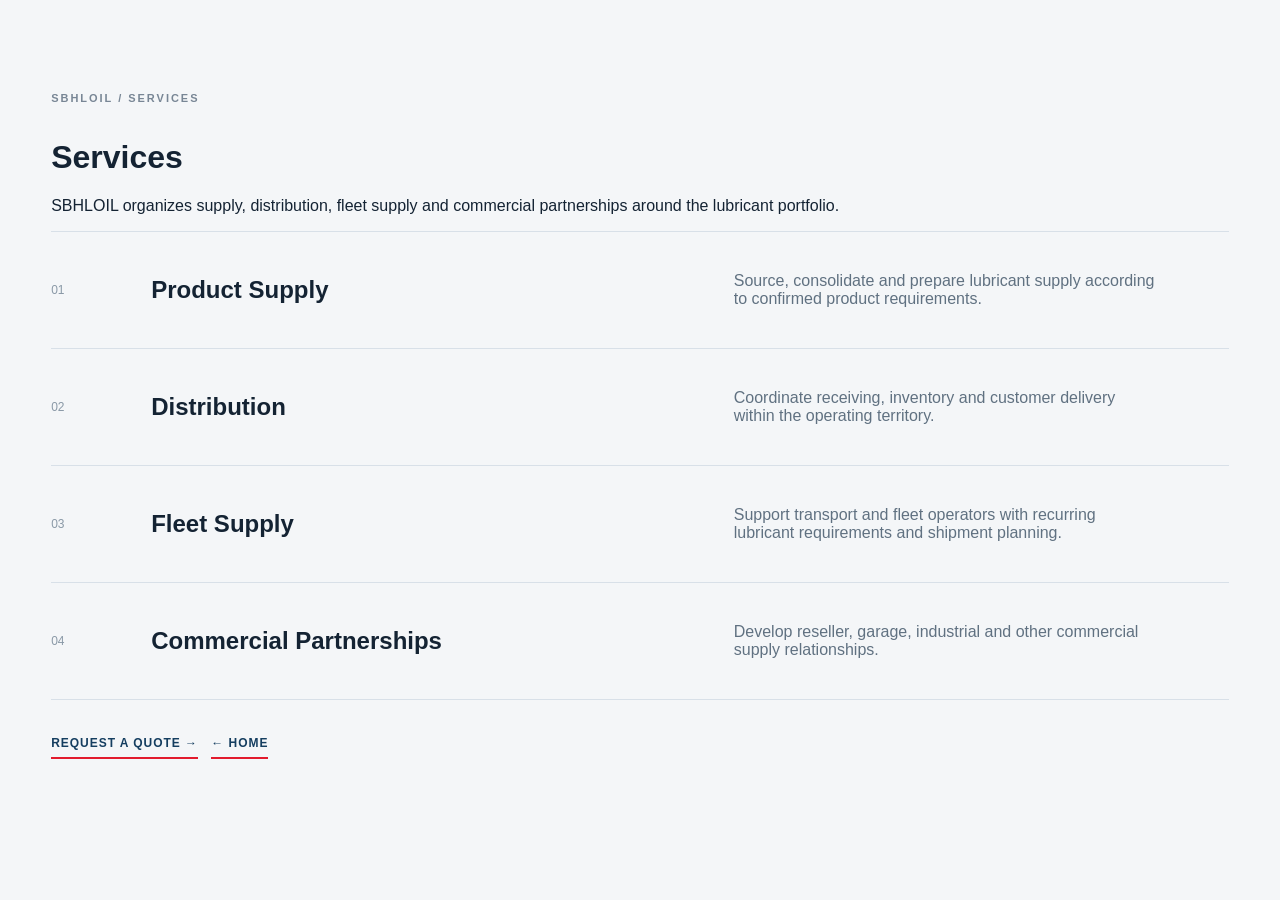
<file: services/index.html>
<!doctype html><html lang="en"><head><meta charset="utf-8"><meta name="viewport" content="width=device-width,initial-scale=1"><title>SBHLOIL | Services</title><link rel="stylesheet" href="../assets/style.css?v=20261003-2"></head><body><main class="section"><div class="section-label">SBHLOIL / SERVICES</div><h1 data-en="Services" data-fr="Services">Services</h1><p data-en="SBHLOIL organizes supply, distribution, fleet supply and commercial partnerships around the lubricant portfolio." data-fr="SBHLOIL organise l’approvisionnement, la distribution, l’approvisionnement des flottes et les partenariats commerciaux autour du portefeuille de lubrifiants.">SBHLOIL organizes supply, distribution, fleet supply and commercial partnerships around the lubricant portfolio.</p><div class="service-list"><article id="product-supply" class="service-row"><span>01</span><h2>Product Supply</h2><p>Source, consolidate and prepare lubricant supply according to confirmed product requirements.</p></article><article id="distribution" class="service-row"><span>02</span><h2>Distribution</h2><p>Coordinate receiving, inventory and customer delivery within the operating territory.</p></article><article id="fleet-supply" class="service-row"><span>03</span><h2>Fleet Supply</h2><p>Support transport and fleet operators with recurring lubricant requirements and shipment planning.</p></article><article id="partnerships" class="service-row"><span>04</span><h2>Commercial Partnerships</h2><p>Develop reseller, garage, industrial and other commercial supply relationships.</p></article></div><p><a class="text-link" href="../index.html#quote">REQUEST A QUOTE →</a> &nbsp; <a class="text-link" href="../index.html">← HOME</a></p></main><script>const l=localStorage.getItem('sbhl-lang')||'en';document.documentElement.lang=l;</script></body></html>
</file>
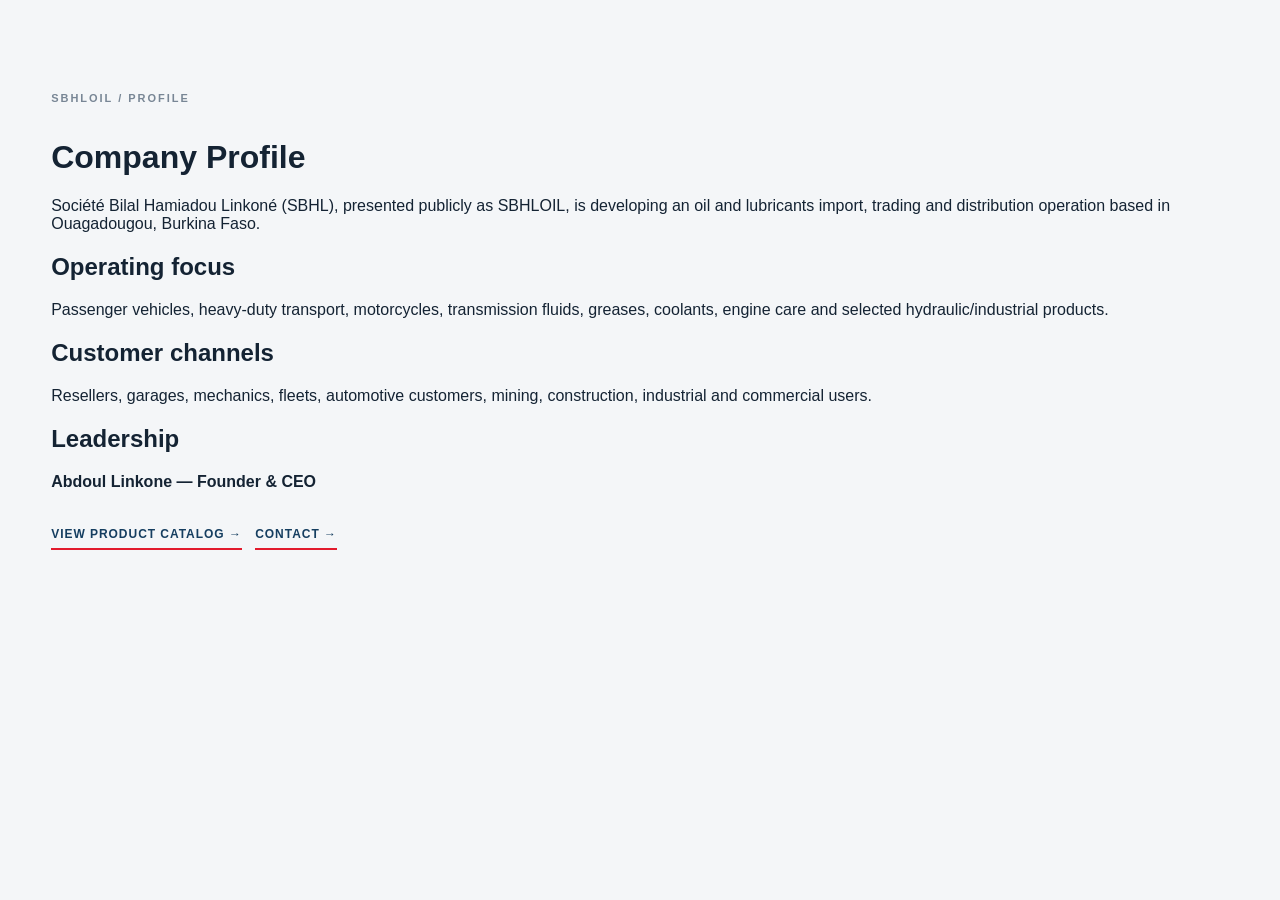
<file: documents/company-profile.html>
<!doctype html><html lang="en"><head><meta charset="utf-8"><meta name="viewport" content="width=device-width,initial-scale=1"><title>SBHLOIL | Company Profile</title><link rel="stylesheet" href="../assets/style.css?v=20261003-2"></head><body><main class="section"><div class="section-label">SBHLOIL / PROFILE</div><h1>Company Profile</h1><p>Société Bilal Hamiadou Linkoné (SBHL), presented publicly as SBHLOIL, is developing an oil and lubricants import, trading and distribution operation based in Ouagadougou, Burkina Faso.</p><h2>Operating focus</h2><p>Passenger vehicles, heavy-duty transport, motorcycles, transmission fluids, greases, coolants, engine care and selected hydraulic/industrial products.</p><h2>Customer channels</h2><p>Resellers, garages, mechanics, fleets, automotive customers, mining, construction, industrial and commercial users.</p><h2>Leadership</h2><p><strong>Abdoul Linkone — Founder &amp; CEO</strong></p><p><a class="text-link" href="../products/index.html">VIEW PRODUCT CATALOG →</a> &nbsp; <a class="text-link" href="../index.html#contact">CONTACT →</a></p></main></body></html>
</file>
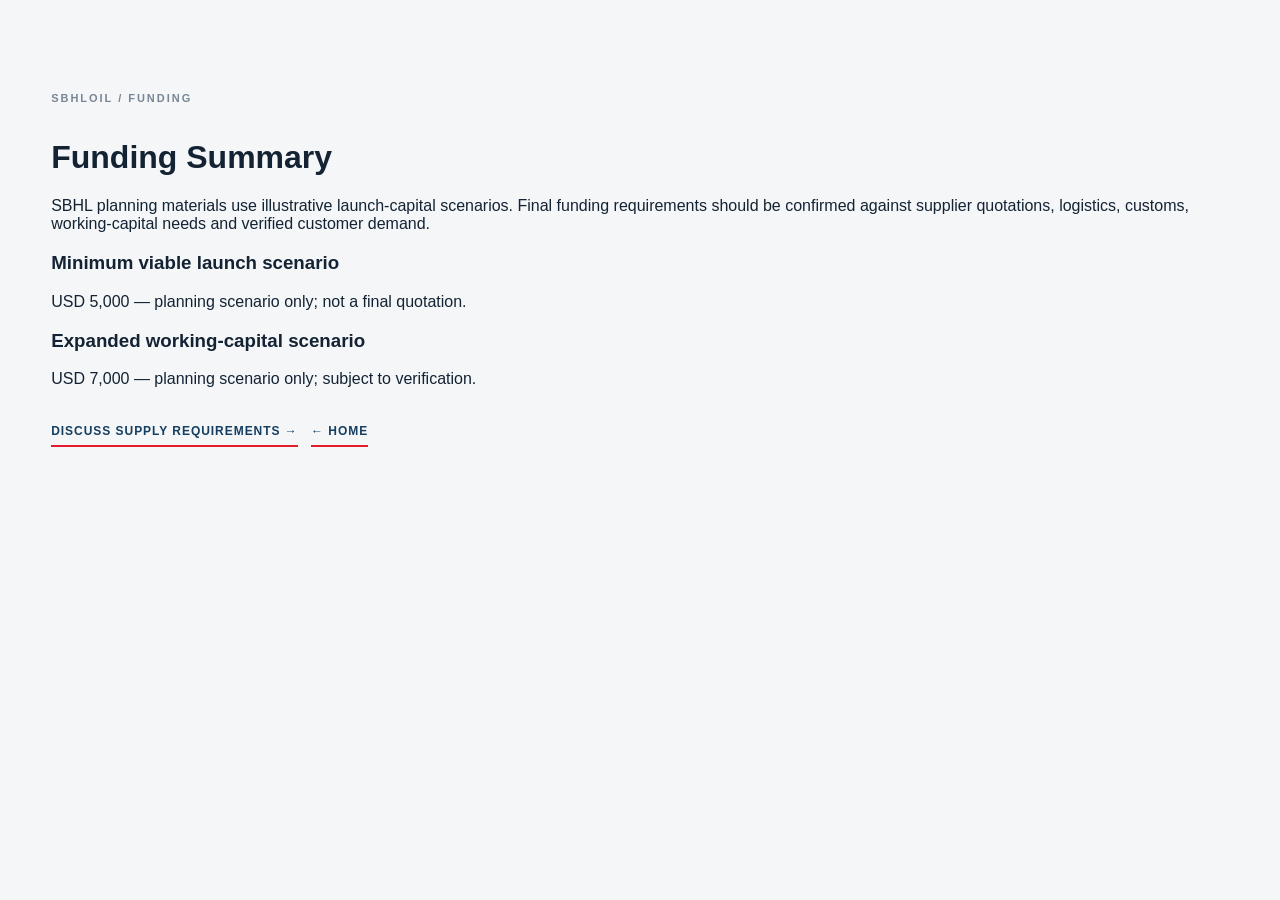
<file: documents/funding-summary.html>
<!doctype html><html lang="en"><head><meta charset="utf-8"><meta name="viewport" content="width=device-width,initial-scale=1"><title>SBHLOIL | Funding Summary</title><link rel="stylesheet" href="../assets/style.css?v=20261003-2"></head><body><main class="section"><div class="section-label">SBHLOIL / FUNDING</div><h1>Funding Summary</h1><p>SBHL planning materials use illustrative launch-capital scenarios. Final funding requirements should be confirmed against supplier quotations, logistics, customs, working-capital needs and verified customer demand.</p><div class="catalog-grid"><article class="catalog-card"><h3>Minimum viable launch scenario</h3><p>USD 5,000 — planning scenario only; not a final quotation.</p></article><article class="catalog-card"><h3>Expanded working-capital scenario</h3><p>USD 7,000 — planning scenario only; subject to verification.</p></article></div><p><a class="text-link" href="../index.html#quote">DISCUSS SUPPLY REQUIREMENTS →</a> &nbsp; <a class="text-link" href="../index.html">← HOME</a></p></main></body></html>
</file>
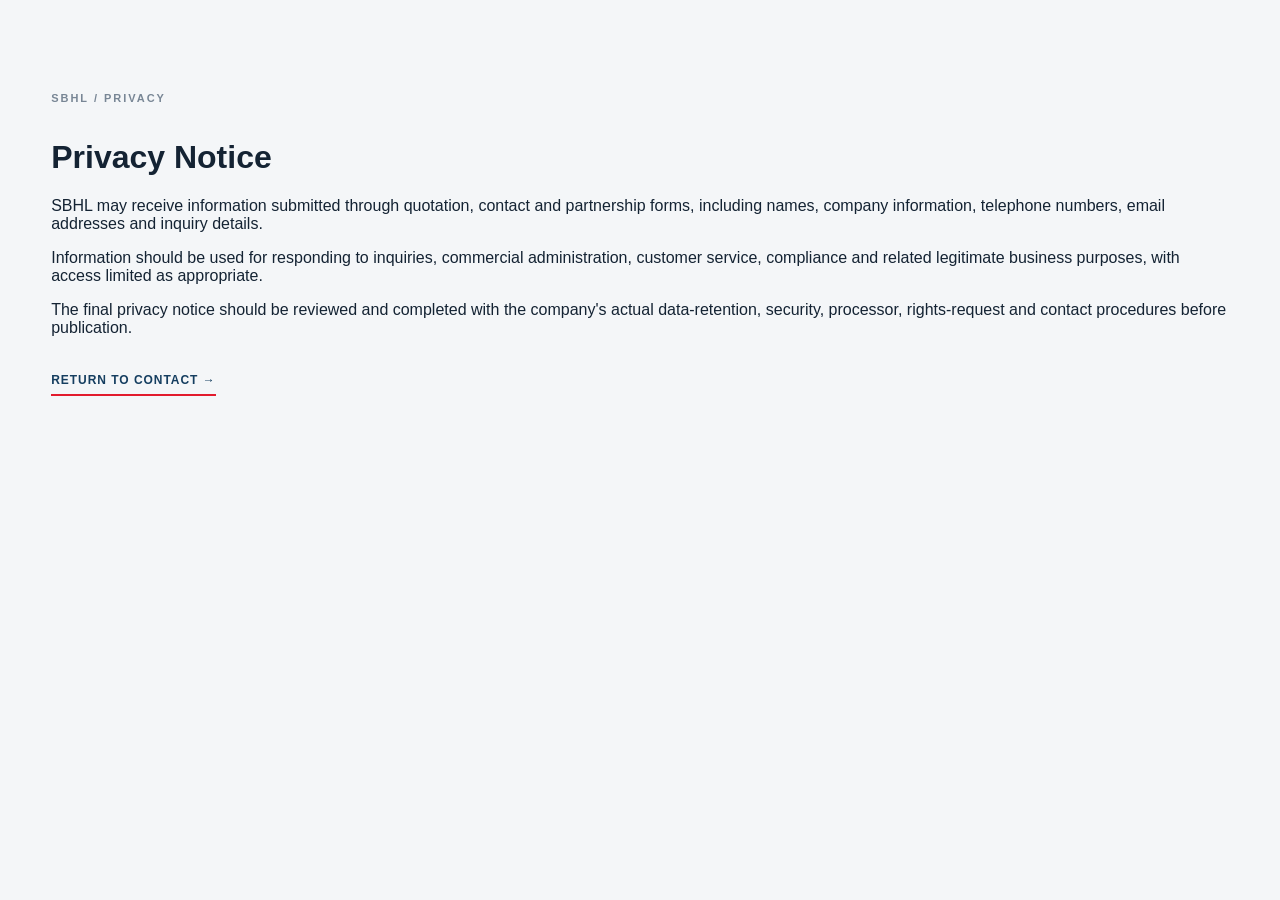
<file: legal/privacy.html>
<!doctype html><html lang="en"><head><meta charset="utf-8"><meta name="viewport" content="width=device-width,initial-scale=1"><title>SBHL | Privacy</title><link rel="stylesheet" href="../assets/style.css"></head><body><main class="section"><div class="section-label">SBHL / PRIVACY</div><h1>Privacy Notice</h1><p>SBHL may receive information submitted through quotation, contact and partnership forms, including names, company information, telephone numbers, email addresses and inquiry details.</p><p>Information should be used for responding to inquiries, commercial administration, customer service, compliance and related legitimate business purposes, with access limited as appropriate.</p><p>The final privacy notice should be reviewed and completed with the company's actual data-retention, security, processor, rights-request and contact procedures before publication.</p><p><a class="text-link" href="../index.html#contact">RETURN TO CONTACT →</a></p></main></body></html>
</file>
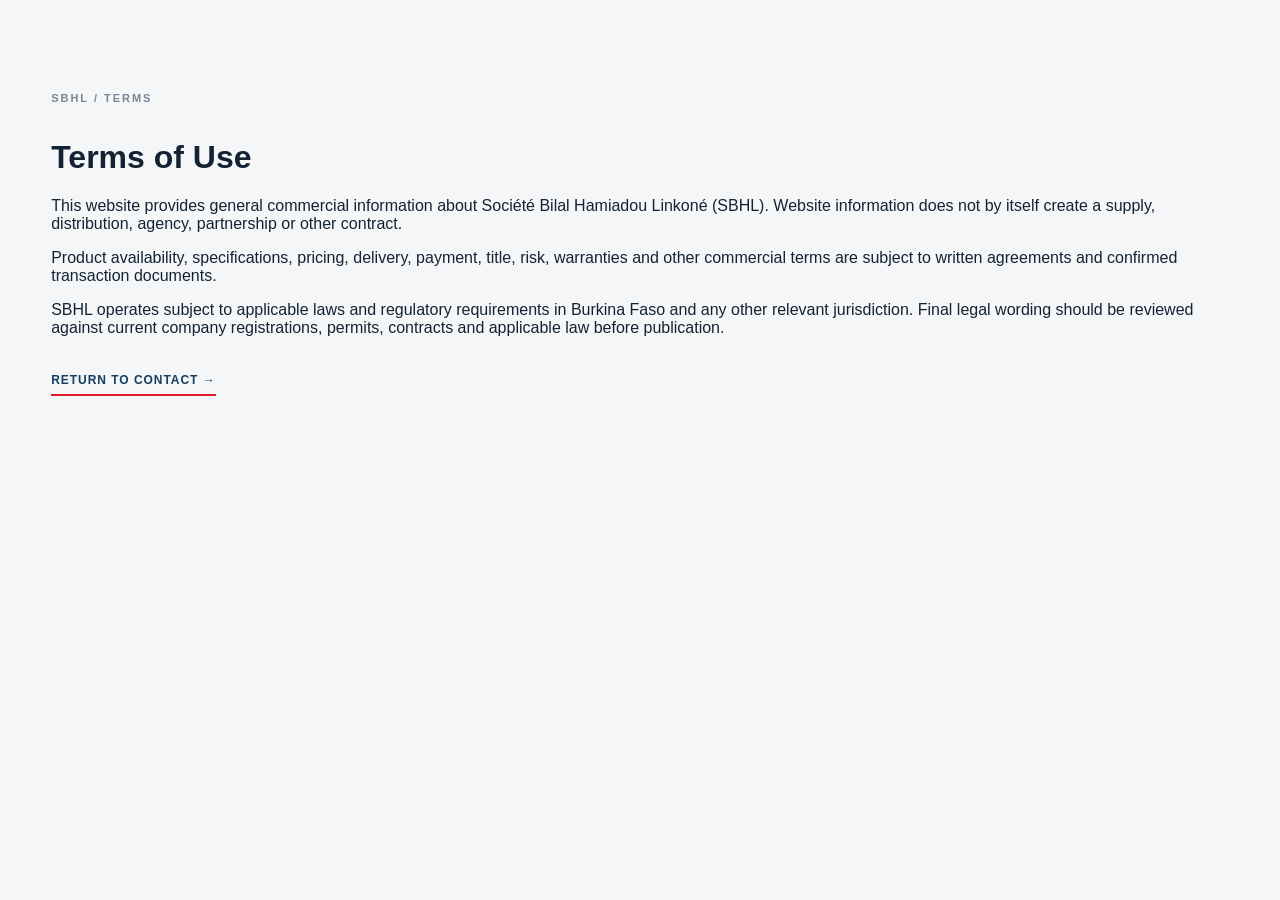
<file: legal/terms.html>
<!doctype html><html lang="en"><head><meta charset="utf-8"><meta name="viewport" content="width=device-width,initial-scale=1"><title>SBHL | Terms</title><link rel="stylesheet" href="../assets/style.css"></head><body><main class="section"><div class="section-label">SBHL / TERMS</div><h1>Terms of Use</h1><p>This website provides general commercial information about Société Bilal Hamiadou Linkoné (SBHL). Website information does not by itself create a supply, distribution, agency, partnership or other contract.</p><p>Product availability, specifications, pricing, delivery, payment, title, risk, warranties and other commercial terms are subject to written agreements and confirmed transaction documents.</p><p>SBHL operates subject to applicable laws and regulatory requirements in Burkina Faso and any other relevant jurisdiction. Final legal wording should be reviewed against current company registrations, permits, contracts and applicable law before publication.</p><p><a class="text-link" href="../index.html#contact">RETURN TO CONTACT →</a></p></main></body></html>
</file>
<file: assets/style.css>
:root{--navy:#061a2b;--blue:#0878d1;--blue2:#0b5fa7;--red:#e21b2d;--paper:#f4f6f8;--white:#fff;--text:#142333;--muted:#647384;--line:#d8e0e8;--max:1440px}*{box-sizing:border-box}html{scroll-behavior:smooth}body{margin:0;background:var(--paper);color:var(--text);font-family:Arial,Helvetica,sans-serif}a{text-decoration:none;color:inherit}button,input,select,textarea{font:inherit}.site-header{position:fixed;z-index:50;top:0;left:0;right:0;height:96px;display:flex;align-items:center;padding:10px 4.2vw;background:rgba(3,20,34,.94);backdrop-filter:blur(12px);border-bottom:1px solid rgba(255,255,255,.14)}.brand{display:flex;align-items:center;flex-shrink:0}.sbhl-logo{display:block;width:260px;height:auto}.footer-logo .sbhl-logo{width:190px}.nav{margin-left:auto;display:flex;align-items:center;gap:25px;color:#fff;font-size:14px;font-weight:700}.nav a{padding:10px 0;position:relative}.nav a:hover{color:#36a8ff}.nav a:hover:after{content:"";position:absolute;left:0;right:0;bottom:2px;height:2px;background:#1497ef}.nav-cta{padding:13px 18px!important;background:var(--red);color:#fff}.lang{background:#071a2a;border:1px solid rgba(255,255,255,.2);color:#fff;padding:12px 15px;cursor:pointer;font-weight:700}.menu-toggle{display:none;background:none;border:0;color:#fff;font-size:28px}.hero{height:610px;min-height:610px;position:relative;display:flex;align-items:flex-end;background:#0a1d2f;color:#fff;overflow:hidden;margin-top:96px}.hero-media{position:absolute;inset:0;background-image:url("sbhloil-hero-exact-1.jpg");background-size:cover;background-position:center center;transform:scale(1.02)}.hero-overlay{position:absolute;inset:0;background:linear-gradient(90deg,rgba(2,8,12,.72) 0%,rgba(2,10,15,.52) 42%,rgba(2,8,12,.18) 72%,rgba(2,5,8,.48) 100%)}.hero-content{position:relative;z-index:2;width:min(var(--max),91%);margin:0 auto 78px}.eyebrow{font-size:13px;letter-spacing:.22em;font-weight:800}.hero h1{font-size:clamp(50px,5.3vw,80px);line-height:.99;max-width:790px;margin:16px 0;letter-spacing:-.025em}.hero h1::first-line{color:#fff}.hero-copy{font-size:19px;line-height:1.45;max-width:650px;color:#edf3f8;margin:0}.actions{display:flex;gap:14px;margin-top:26px}.btn{display:inline-block;border:1px solid transparent;padding:16px 24px;font-size:13px;font-weight:800;letter-spacing:.08em;text-transform:uppercase;cursor:pointer}.btn-primary{background:var(--red);color:#fff}.btn-primary:hover{background:#c91122}.btn-ghost{border-color:#fff;color:#fff;background:rgba(0,0,0,.15)}.hero-scroll{display:none}.ticker{background:var(--navy);color:#fff;display:grid;grid-template-columns:repeat(4,1fr);padding:20px 5vw;font-size:12px;font-weight:800;letter-spacing:.08em;gap:0}.ticker>div{padding:0 28px;border-right:1px solid rgba(255,255,255,.16)}.ticker>div:first-child{padding-left:0}.ticker>div:last-child{border:0}.section{padding:92px 4vw}.section-label{font-size:11px;letter-spacing:.18em;font-weight:800;color:#788695;margin-bottom:35px}.dark{background:var(--navy);color:#fff}.dark .section-label{color:#9eacb8}.split,.section-head,.form-layout{width:min(var(--max),92%);margin:auto}.split{display:grid;grid-template-columns:1fr 1fr;gap:7vw}.split h2,.section-head h2,.form-layout h2{font-size:clamp(38px,4.5vw,66px);line-height:1.03;margin:0;max-width:800px}.lead{font-size:19px;line-height:1.7;color:var(--muted)}.text-link{display:inline-block;margin-top:20px;font-weight:800;text-transform:uppercase;font-size:12px;letter-spacing:.08em;border-bottom:2px solid var(--red);padding-bottom:7px;color:#153e60}.brand-showcase{background:#fff}.showcase-grid{width:min(var(--max),92%);margin:auto;display:grid;grid-template-columns:.9fr 1.1fr;gap:5vw;align-items:center}.showcase-copy h2{font-size:clamp(40px,4.5vw,68px);line-height:1.02;margin:15px 0 22px}.showcase-copy>p:not(.eyebrow){font-size:18px;line-height:1.65;color:#536270;max-width:620px}.showcase-points{display:flex;flex-wrap:wrap;gap:9px;margin:25px 0}.showcase-points span{font-size:10px;text-transform:uppercase;letter-spacing:.1em;font-weight:800;border:1px solid #ccd7e0;padding:9px 11px;color:#31516c}.showcase-gallery{display:grid;grid-template-columns:1.4fr .6fr;gap:12px}.showcase-gallery figure{margin:0;position:relative;overflow:hidden;background:#edf2f5}.showcase-gallery img{width:100%;height:100%;display:block;object-fit:cover}.showcase-main{min-height:470px}.showcase-main figcaption{position:absolute;left:0;right:0;bottom:0;background:linear-gradient(transparent,rgba(2,20,34,.9));padding:55px 18px 16px;color:#fff;font-size:11px;text-transform:uppercase;letter-spacing:.1em}.showcase-brand{min-height:250px;border:1px solid #d8e0e8}.showcase-brand img{object-fit:contain;padding:10px}.products{padding-top:70px}.section-head{display:flex;justify-content:space-between;align-items:end;gap:40px;margin-bottom:38px}.section-head p{max-width:440px;color:#b8c2ca;line-height:1.6}.card-grid{width:min(var(--max),92%);margin:auto;display:grid;grid-template-columns:repeat(5,1fr);gap:10px}.feature-card{min-height:315px;padding:22px;background-color:#09243a;background-size:cover;background-position:center;position:relative;display:flex;flex-direction:column;justify-content:flex-end;color:#fff;overflow:hidden;border:1px solid rgba(255,255,255,.1)}.feature-card:before{content:"";position:absolute;inset:0;background:linear-gradient(transparent 30%,rgba(2,15,26,.92) 100%)}.feature-card>*{position:relative;z-index:1}.feature-card:nth-child(1){background-image:url("official-distributor.webp")}.feature-card:nth-child(2){background-image:url("official-distributor.webp");background-position:70% center}.feature-card:nth-child(3){background-image:url("sbhl-gazpromneft-brand.webp")}.feature-card:nth-child(4){background-image:url("official-distributor.webp");background-position:left center}.feature-card:nth-child(5){background-image:url("sbhl-gazpromneft-brand.webp")}.feature-card:hover{transform:translateY(-4px)}.feature-card .card-num{color:#cbd6df;font-size:11px}.feature-card h3{font-size:25px;line-height:1.08;margin:10px 0 7px}.feature-card p{color:#e2e9ee;line-height:1.4;font-size:13px;margin:0 0 10px}.feature-card span:last-child{font-size:11px;letter-spacing:.1em;color:#ff4554;font-weight:800}.service-list{max-width:1200px;margin:auto;border-top:1px solid var(--line)}.service-row{display:grid;grid-template-columns:70px 1.3fr 1fr 40px;align-items:center;gap:30px;padding:24px 0;border-bottom:1px solid var(--line)}.service-row span{color:#8998a6;font-size:12px}.service-row h3{font-size:28px;margin:0}.service-row p{color:#607181}.service-row b{font-size:24px;color:var(--red)}.service-row:hover h3{color:var(--blue)}.industry-grid{max-width:1200px;margin:auto;display:grid;grid-template-columns:repeat(3,1fr);gap:1px;background:rgba(255,255,255,.14)}.industry{min-height:200px;background:#09243a;padding:28px;display:flex;flex-direction:column;transition:.25s}.industry:hover{background:#0c3150}.industry span{color:#94a9ba;font-size:11px}.industry strong{font-size:30px;margin-top:auto}.industry em{font-style:normal;color:#36a8ff;font-size:25px}.flow{max-width:1200px;margin:auto;display:grid;grid-template-columns:repeat(5,1fr);gap:1px;background:#cbd5de}.flow>div{background:#fff;padding:25px;min-height:210px}.flow span{font-size:11px;color:#8492a0}.flow h3{margin-top:55px}.flow p{color:#607181;line-height:1.5}.resource-grid{max-width:1200px;margin:auto;display:grid;grid-template-columns:repeat(3,1fr);gap:16px}.resource{padding:32px;border:1px solid #ccd7e0;min-height:220px;display:flex;flex-direction:column;background:#fff}.resource:hover{border-color:var(--blue)}.resource span{font-size:10px;color:var(--red);font-weight:800}.resource h3{font-size:27px;margin-top:auto}.resource p{color:#607181}.form-layout{display:grid;grid-template-columns:.8fr 1.2fr;gap:9vw}.form-layout h2{margin-bottom:22px}.form-layout>div>p{color:#b5c0c8;line-height:1.6;max-width:420px}.phone{display:inline-block;color:#36a8ff;font-size:20px;margin-top:18px}.contact-form{display:grid;gap:15px}.contact-form label{font-size:11px;letter-spacing:.08em;text-transform:uppercase;color:#aeb9c1}.contact-form input,.contact-form select,.contact-form textarea{width:100%;margin-top:7px;border:1px solid #415464;background:#081d2e;color:#fff;padding:14px;outline:none}.contact-form input:focus,.contact-form select:focus,.contact-form textarea:focus{border-color:#36a8ff}.two{display:grid;grid-template-columns:1fr 1fr;gap:15px}.form-status{min-height:20px;color:#62c2ff;font-size:12px}.contact-grid{max-width:1200px;margin:auto;display:grid;grid-template-columns:repeat(3,1fr);gap:40px}.country{font-size:11px;letter-spacing:.15em;color:#778695;font-weight:800}.big-phone{display:inline-block;font-size:27px;font-weight:800;margin:18px 0;color:#123b5e}.contact-grid p:last-child{color:#607181}.legal{padding-top:40px;padding-bottom:40px}.legal-box{max-width:1200px;margin:auto;border-top:1px solid #ccd5dd;padding-top:25px}.legal-box>div:first-child{display:flex;justify-content:space-between;font-size:10px;letter-spacing:.15em;font-weight:800}.legal-box p{max-width:950px;color:#607181;line-height:1.65;font-size:13px}.legal-links{display:flex;gap:25px;font-size:11px;font-weight:800;text-transform:uppercase}.legal-links a:hover{color:var(--red)}footer{background:#031522;color:#fff;padding:32px 4vw;display:flex;align-items:center;justify-content:space-between;gap:20px;font-size:11px}footer a{color:#36a8ff;font-weight:800}.strategic-band{background:#fff;display:grid;grid-template-columns:1.2fr .8fr;align-items:center;min-height:260px}.strategic-band .brand-panel{padding:45px 7vw;background:linear-gradient(120deg,#fff,#eef5fa)}.strategic-band .brand-panel h2{margin:0;font-size:42px;color:#08263e}.strategic-band .brand-panel p{color:#607181;line-height:1.5}.strategic-band .image-panel{height:100%;min-height:260px;background:url("official-distributor.webp") center/cover}.@media(max-width:1100px){.nav{gap:16px;font-size:12px}.card-grid{grid-template-columns:repeat(3,1fr)}.hero-content{margin-bottom:65px}}@media(max-width:1000px){.site-header{height:72px;padding:8px 28px;background:#020609}.brand .sbhl-logo{width:175px}.menu-toggle{display:block;margin-left:auto;font-size:0;width:48px;height:48px;position:relative;background-image:linear-gradient(#fff,#fff);background-repeat:no-repeat;background-position:center 14px;background-size:40px 4px}.menu-toggle:after,.menu-toggle:before{content:"";position:absolute;left:4px;width:40px;height:4px;background:#fff}.menu-toggle:after{top:22px}.menu-toggle:before{top:30px}.nav{position:absolute;top:72px;left:0;right:0;background:#020a10;display:none;flex-direction:column;align-items:stretch;padding:16px 5vw;border-bottom:1px solid #314657}.nav.open{display:flex}.nav a,.lang{padding:13px}.hero{margin-top:72px;height:680px;min-height:680px;align-items:flex-end}.hero-media{background-size:cover;background-position:center center}.hero-overlay{background:linear-gradient(90deg,rgba(2,6,9,.72) 0%,rgba(2,7,10,.46) 55%,rgba(2,5,8,.52) 100%)}.hero-content{width:calc(100% - 44px);margin:0 auto 42px}.hero .eyebrow{font-size:11px;letter-spacing:.19em;line-height:1.45;margin-bottom:14px}.hero h1{font-size:clamp(44px,11.5vw,58px);line-height:.98;max-width:100%;margin:0 0 20px;letter-spacing:-.03em}.hero-copy{font-size:16px;line-height:1.5;max-width:100%;margin-bottom:0}.actions{display:grid;grid-template-columns:1fr 1fr;gap:12px;margin-top:24px}.actions .btn{min-height:64px;display:flex;align-items:center;justify-content:center;text-align:center;padding:12px 14px;font-size:11px;line-height:1.25}.btn-ghost{border-color:rgba(255,255,255,.5);background:rgba(8,10,12,.35)}.hero-scroll{display:block;position:absolute;right:12px;bottom:24px;writing-mode:vertical-rl;font-size:10px;letter-spacing:.25em;color:#fff;z-index:3}.ticker{grid-template-columns:1fr 1fr}.ticker>div{padding:12px 15px;border-right:1px solid rgba(255,255,255,.15)}.section{padding:70px 6vw}.split,.form-layout{grid-template-columns:1fr;gap:38px}.section-head{display:block}.card-grid,.industry-grid,.resource-grid,.contact-grid{grid-template-columns:1fr}.service-row{grid-template-columns:35px 1fr 30px}.service-row p{grid-column:2/3;margin:0}.service-row h3{font-size:23px}.flow{grid-template-columns:1fr}.two{grid-template-columns:1fr}.showcase-grid{grid-template-columns:1fr;gap:30px}.showcase-gallery{grid-template-columns:1fr 1fr}.showcase-main{min-height:390px}.showcase-brand{min-height:190px}.strategic-band{grid-template-columns:1fr}.strategic-band .image-panel{min-height:220px}footer{flex-direction:column;align-items:flex-start}}
@media(max-width:520px){.brand .sbhl-logo{width:170px}.hero-content{width:calc(100% - 40px);margin-bottom:40px}.hero h1{font-size:46px;line-height:.98}.hero-copy{font-size:15px;line-height:1.5}.actions{gap:10px;margin-top:22px}.actions .btn{min-height:60px;padding:12px 10px;font-size:10px}.hero{height:620px;min-height:620px}}

/* --- SBHLOIL reference-layout refresh --- */
.site-header{position:absolute;top:0;background:linear-gradient(180deg,rgba(3,12,20,.72),rgba(3,12,20,0));border-bottom:0;backdrop-filter:none}
.site-header .brand{visibility:hidden;width:0;overflow:hidden}
.nav{background:rgba(3,18,31,.72);padding:7px 10px;border-radius:4px}
.hero.hero-reference{margin-top:0;height:auto;min-height:0;aspect-ratio:1536/716;display:block;background:#061a2b}
.hero.hero-reference .hero-media{position:absolute;inset:0;transform:none;background:none}
.hero.hero-reference .hero-media img{display:block;width:100%;height:100%;object-fit:cover;object-position:center}
.hero.hero-reference .hero-overlay,.hero.hero-reference .hero-content,.hero.hero-reference .hero-scroll{display:none}
.hero-actions{display:flex;justify-content:center;gap:12px;padding:14px 5vw;background:#061a2b}
.hero-actions .btn{min-width:210px;text-align:center}
.hero-actions .btn-ghost{border-color:rgba(255,255,255,.55);background:transparent}
@media(max-width:1000px){
  .site-header{height:72px;padding:8px 20px}
  .nav{top:72px;background:#020a10}
  .hero.hero-reference{aspect-ratio:1536/716}
  .hero-actions{display:grid;grid-template-columns:1fr 1fr;padding:10px 20px;gap:10px}
  .hero-actions .btn{min-width:0;min-height:54px;padding:10px 8px;font-size:10px;display:flex;align-items:center;justify-content:center}
}
@media(max-width:520px){
  .hero-actions{padding:9px 14px}
  .hero-actions .btn{min-height:50px;font-size:9px}
}

/* --- Preserve SBHLOIL header branding over the new reference hero --- */
.site-header .brand{visibility:visible!important;width:auto!important;overflow:visible!important;display:flex!important;flex-shrink:0!important}
.site-header .brand .sbhl-logo{display:block!important;visibility:visible!important}
.site-header{z-index:100}
@media(max-width:1000px){
  .site-header .brand{visibility:visible!important;width:auto!important}
  .site-header .brand .sbhl-logo{width:175px!important}
  .site-header .nav{display:none}
  .site-header .nav.open{display:flex}
}
@media(max-width:520px){
  .site-header .brand .sbhl-logo{width:170px!important}
}
/* Keep the reference hero clean: the original hero text/nav must not overlay it. */
.hero.hero-reference{margin-top:72px}
@media(min-width:1001px){.hero.hero-reference{margin-top:96px}}


/* SBHLOIL original commercial + visual catalog */
.commercial-player{position:relative;max-width:1120px;margin:40px auto 0;background:#02080d;border:1px solid rgba(20,90,156,.55);box-shadow:0 25px 70px rgba(0,0,0,.35);overflow:hidden;border-radius:10px}.commercial-player object{display:block;width:100%;aspect-ratio:16/9;border:0}.commercial-badge{position:absolute;right:16px;top:16px;background:rgba(5,10,16,.82);color:#fff;border:1px solid rgba(255,255,255,.18);padding:8px 12px;border-radius:999px;font:700 12px/1 Arial,sans-serif;letter-spacing:.08em}.commercial-actions{display:flex;gap:14px;justify-content:center;flex-wrap:wrap;margin-top:24px}.catalog-cta{margin-top:22px}.visual-catalog{padding:80px 0}.catalog-visual-grid{display:grid;grid-template-columns:repeat(3,minmax(0,1fr));gap:18px}.visual-card{background:#fff;border:1px solid #d9e1e7;border-radius:14px;padding:22px;min-height:270px;box-shadow:0 12px 30px rgba(0,0,0,.08)}.visual-product{height:150px;border-radius:10px;background:linear-gradient(135deg,#07141b,#183c4b);position:relative;display:flex;align-items:center;justify-content:center;overflow:hidden;margin-bottom:18px}.visual-bottle{width:68px;height:105px;background:linear-gradient(90deg,#d6dce1,#fff,#b8c0c7);border:2px solid #8e9aa4;border-radius:9px 9px 12px 12px;position:relative;box-shadow:8px 10px 0 rgba(0,0,0,.15)}.visual-bottle:before{content:"";position:absolute;width:34px;height:18px;background:#252d34;left:15px;top:-19px;border-radius:4px}.visual-bottle:after{content:"SBH";position:absolute;left:8px;right:8px;top:43px;background:#145a9c;color:#fff;font:700 12px Arial;text-align:center;padding:5px 0}.visual-label{font-size:13px;color:#dbe4ea;position:absolute;bottom:10px;left:12px;right:12px;text-align:center}.visual-card h3{margin:0 0 8px}.visual-card p{margin:0;color:#5b6872;line-height:1.55}.visual-link{display:inline-flex;margin-top:16px;font-weight:800;color:#145a9c;text-decoration:none}.visual-link:hover{text-decoration:underline}@media(max-width:900px){.catalog-visual-grid{grid-template-columns:repeat(2,minmax(0,1fr))}}@media(max-width:620px){.catalog-visual-grid{grid-template-columns:1fr}.commercial-badge{font-size:10px;padding:6px 9px}}


/* Mobile-safe hero: show the complete supplied banner without cover-cropping */
.hero.hero-reference{height:auto;min-height:0;display:block;overflow:visible;background:#0a1d2f;margin-top:96px}
.hero.hero-reference .hero-media{position:relative;inset:auto;width:100%;height:auto;transform:none;background-image:none!important;overflow:hidden}
.hero.hero-reference .hero-media img{display:block;width:100%;height:auto;max-width:none;object-fit:contain;object-position:center top}
@media(max-width:900px){.hero.hero-reference{margin-top:82px}.hero.hero-reference .hero-media img{width:100%;height:auto;object-fit:contain}}
@media(max-width:600px){.hero.hero-reference{margin-top:72px}.hero.hero-reference .hero-media{height:auto}.hero.hero-reference .hero-media img{min-height:0;height:auto}}


.commercial-screen{position:relative;background:#02080d}.commercial-screen canvas{display:block;width:100%;height:auto;aspect-ratio:16/9}.commercial-controls{position:absolute;left:18px;bottom:18px;display:flex;gap:10px}.commercial-controls button{border:1px solid rgba(255,255,255,.25);background:rgba(2,8,13,.88);color:#fff;padding:11px 15px;border-radius:6px;font-weight:800;cursor:pointer}.commercial-controls button:hover{background:#145a9c}.commercial-play{min-width:170px}.commercial-mute{min-width:125px}


/* Expandable navigation */
.nav-group{position:relative}.nav-parent{display:flex;align-items:center;gap:8px;background:none;border:0;color:#fff;padding:10px 0;font:inherit;cursor:pointer;white-space:nowrap}.nav-parent:hover{color:#36a8ff}.nav-plus{font-size:18px;line-height:1;transition:transform .2s}.nav-group.open .nav-plus{transform:rotate(45deg)}.subnav{display:none;position:absolute;top:100%;left:-12px;min-width:230px;background:#07131d;border:1px solid rgba(255,255,255,.12);box-shadow:0 18px 40px rgba(0,0,0,.35);padding:8px;z-index:50}.nav-group.open .subnav{display:flex;flex-direction:column}.subnav a{padding:12px 14px!important;color:#fff;font-size:12px;white-space:nowrap}.subnav a:hover{background:#12334a;color:#fff}.nav-parent-link{display:block;text-decoration:none}.nav-single{display:flex;align-items:center}
@media(max-width:900px){.nav{display:none}.nav.open{display:flex;flex-direction:column;align-items:stretch;gap:0;padding:18px 24px 28px;overflow-y:auto;max-height:calc(100vh - 82px)}.nav-group{width:100%;border-bottom:1px solid rgba(255,255,255,.08)}.nav-parent{width:100%;justify-content:space-between;padding:20px 0;font-size:20px}.subnav{position:static;min-width:0;background:rgba(20,90,156,.08);border:0;box-shadow:none;padding:0 0 8px}.subnav a{padding:14px 14px!important;font-size:15px!important;border-left:2px solid #145a9c}.nav-single .nav-parent{padding:20px 0}.nav .lang{margin-top:18px;width:100%;font-size:18px}.nav .nav-cta{margin-top:14px;text-align:left;padding:17px 18px!important;font-size:16px}.menu-toggle{display:block}}
</file>
<file: assets/detail.css>
:root{--accent:#e21b2d;--dark:#0b0d0f;--paper:#f1f0ec;--muted:#a8aaa6;--blue:#145a9c}*{box-sizing:border-box}body{margin:0;background:var(--paper);overflow-x:hidden;color:#101214;font-family:Arial,Helvetica,sans-serif}a{text-decoration:none;color:inherit}.detail-header{background:#061a2b;color:#fff;padding:18px 5vw;display:flex;align-items:center;justify-content:space-between;gap:20px}.detail-header .sbhl-logo{width:140px}.detail-nav{display:flex;gap:20px;align-items:center;font-size:11px;text-transform:uppercase;letter-spacing:.12em}.detail-nav a:hover{color:#36a8ff}.detail-hero{position:relative;min-height:500px;background:#090b0c url("sbhl-hero.svg") center/cover no-repeat;color:#fff;display:flex;align-items:flex-end}.detail-hero:after{content:"";position:absolute;inset:0;background:linear-gradient(90deg,rgba(0,0,0,.88),rgba(0,0,0,.35),rgba(0,0,0,.7))}.detail-hero-content{position:relative;z-index:1;width:min(1180px,90%);margin:0 auto;padding:90px 0}.eyebrow{font-size:11px;letter-spacing:.18em;color:#ff8a5e;font-weight:800}.detail-hero h1{font-size:clamp(48px,7vw,90px);line-height:.92;margin:18px 0;max-width:900px}.detail-hero p{max-width:650px;color:#ddd;font-size:18px;line-height:1.6}.detail-main{width:min(1180px,90%);margin:auto;padding:85px 0}.detail-grid{display:grid;grid-template-columns:1.2fr .8fr;gap:70px}.detail-main h2{font-size:clamp(34px,4vw,58px);line-height:1;margin:0 0 25px}.detail-main h3{font-size:22px;margin-top:35px}.detail-main p,.detail-main li{font-size:17px;line-height:1.7;color:#555}.detail-main ul{padding-left:22px}.info-card{background:#111;color:#fff;padding:32px;align-self:start}.info-card .mini-logo{width:150px;background:#fff;padding:5px;margin-bottom:25px}.info-card h3{margin-top:0;color:#fff}.info-card p,.info-card li{color:#aaa;font-size:14px}.detail-actions{display:flex;gap:12px;flex-wrap:wrap;margin-top:30px}.btn{display:inline-block;padding:15px 20px;text-transform:uppercase;font-size:11px;font-weight:800;letter-spacing:.1em;border:1px solid #111}.btn-primary{background:var(--accent);border-color:var(--accent);color:#fff}.btn-dark{background:#111;color:#fff;border-color:#111}.btn-light{border-color:#999}.fact-grid{display:grid;grid-template-columns:repeat(3,1fr);gap:1px;background:#ccc;margin-top:50px}.fact{background:#fff;padding:28px}.fact strong{display:block;font-size:14px;text-transform:uppercase;letter-spacing:.1em}.fact span{display:block;color:#666;margin-top:12px;line-height:1.5}.backbar{background:#061a2b;color:#fff;padding:22px 5vw;display:flex;justify-content:space-between;gap:20px;font-size:11px;text-transform:uppercase;letter-spacing:.1em}.backbar a{color:#ff8a5e}footer{background:#080909;color:#fff;padding:35px 5vw;display:flex;align-items:center;justify-content:space-between;gap:20px;font-size:11px}.footer-logo{width:120px}.footer-logo svg{width:120px;height:auto}@media(max-width:800px){.detail-nav a:not(:last-child){display:none}.detail-grid{grid-template-columns:1fr}.fact-grid{grid-template-columns:1fr}.detail-main{padding:60px 0}.detail-hero{min-height:500px}.detail-hero-content{padding:58px 0}.detail-hero h1{font-size:clamp(42px,12vw,64px)}.detail-hero p{font-size:16px;line-height:1.55}footer{flex-direction:column;align-items:flex-start}}.detail-gallery{background:#fff;padding:70px 5%;display:grid;grid-template-columns:1fr 1.25fr .6fr;gap:18px;align-items:stretch;border-top:1px solid #ddd;border-bottom:1px solid #ddd}.detail-gallery-copy{padding:25px 20px 25px 0}.detail-gallery-copy h2{font-size:clamp(32px,4vw,58px);line-height:.95;margin:15px 0}.detail-gallery-copy p{color:#666;line-height:1.65}.detail-gallery>img{width:100%;height:100%;min-height:330px;object-fit:cover;background:#f3f3f3}.detail-gallery>img:last-child{object-fit:contain;padding:15px}@media(max-width:800px){.detail-gallery{grid-template-columns:1fr}.detail-gallery-copy{padding:0}.detail-gallery>img{min-height:260px}}.card-image{width:100%;display:block;max-height:240px;object-fit:cover;margin:-4px 0 25px;background:#fff}.info-card .card-image+ h3{margin-top:0}
</file>
